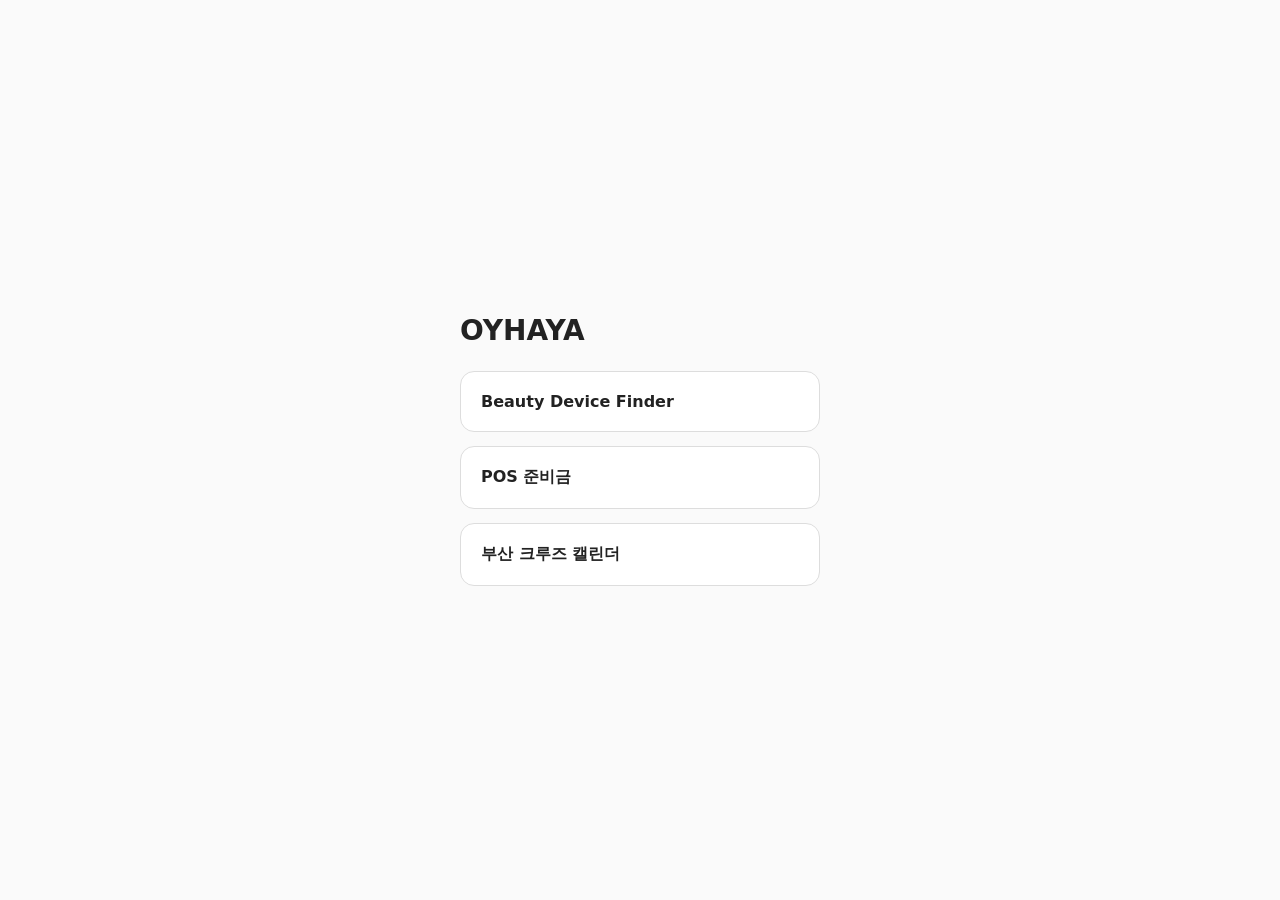
<file: index.html>
<!doctype html>
<html lang="ko">
<head>
  <meta charset="utf-8">
  <meta name="viewport" content="width=device-width,initial-scale=1">
  <title>OYHAYA</title>
  <style>
    *{box-sizing:border-box}
    body{margin:0;min-height:100vh;display:grid;place-items:center;padding:24px;background:#fafafa;color:#222;font-family:system-ui,sans-serif}
    main{width:100%;max-width:360px}
    h1{margin:0 0 24px;font-size:28px}
    nav{display:grid;gap:14px}
    a{display:block;padding:20px;border:1px solid #ddd;border-radius:14px;background:#fff;color:inherit;text-decoration:none;font-weight:650}
    a:focus-visible{outline:3px solid #777;outline-offset:3px}
  </style>
</head>
<body>
  <main>
    <h1>OYHAYA</h1>
    <nav aria-label="사이트 선택">
      <a href="./beauty-device/">Beauty Device Finder</a>
      <a href="./pos/">POS 준비금</a>
      <a href="./cruise/">부산 크루즈 캘린더</a>
    </nav>
  </main>
  <script>
    // Request an update of an existing root worker; never register a new one.
    if('serviceWorker' in navigator){
      const rootScope=new URL('./',location.href).href;
      navigator.serviceWorker.getRegistrations().then(registrations=>
        Promise.all(registrations.filter(registration=>registration.scope===rootScope)
          .map(registration=>registration.update().catch(()=>{})))
      ).catch(()=>{});
    }
  </script>
</body>
</html>
</file>
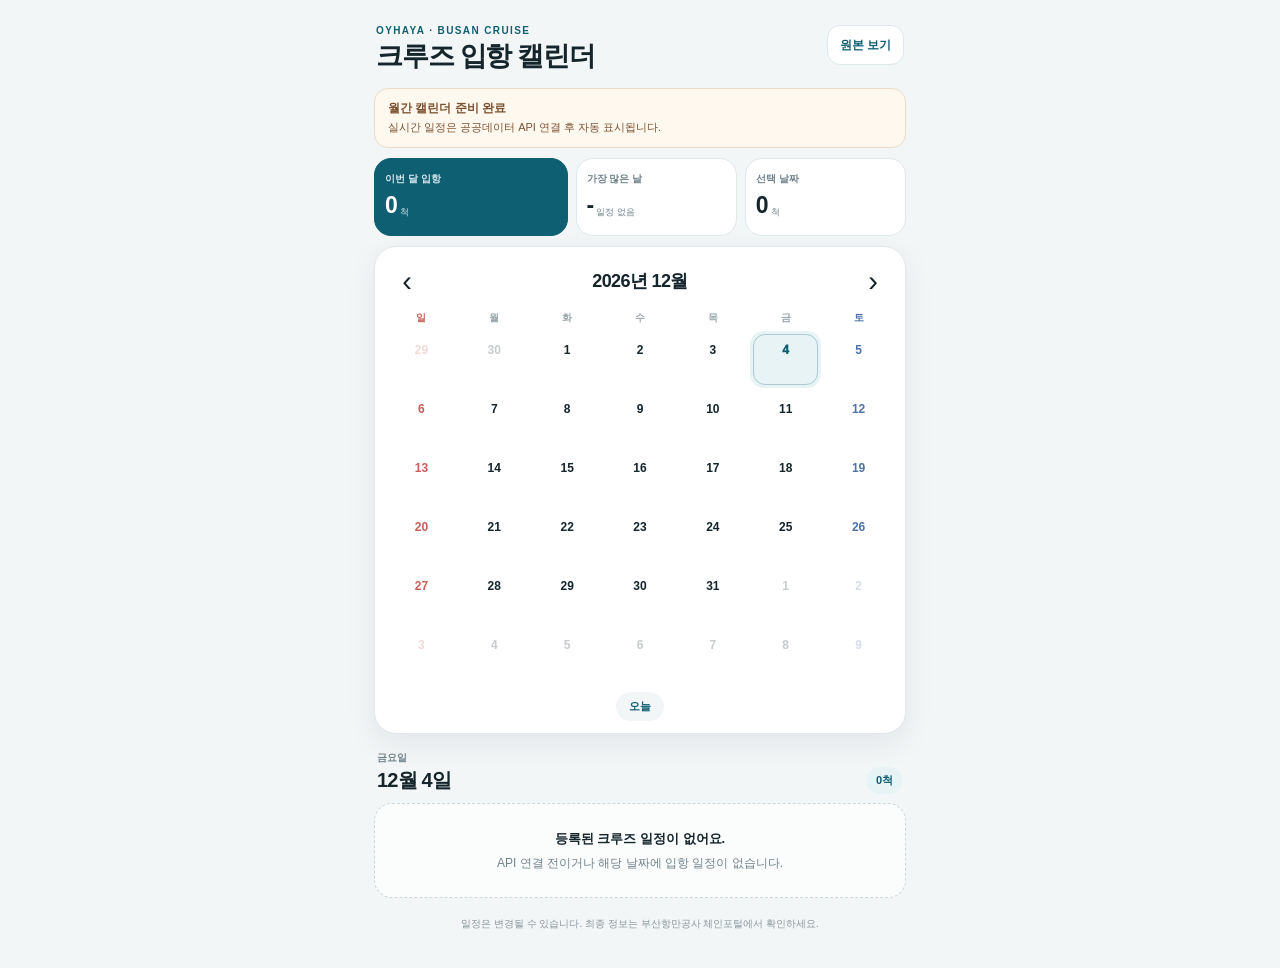
<file: cruise/index.html>
<!doctype html>
<html lang="ko">
<head>
  <meta charset="utf-8">
  <meta name="viewport" content="width=device-width,initial-scale=1,viewport-fit=cover">
  <meta name="theme-color" content="#0f5f73">
  <meta name="apple-mobile-web-app-capable" content="yes">
  <meta name="apple-mobile-web-app-status-bar-style" content="default">
  <title>부산 크루즈 캘린더 | OYHAYA</title>
  <link rel="stylesheet" href="./styles.css">
</head>
<body>
  <main class="wrap">
    <header class="topbar">
      <div>
        <p class="eyebrow">OYHAYA · BUSAN CRUISE</p>
        <h1>크루즈 입항 캘린더</h1>
      </div>
      <a class="source-link" href="https://www.chainportal.co.kr/nexacro/index.html?screenid=screen_main&params=cruise:0" target="_blank" rel="noopener">원본 보기</a>
    </header>

    <section class="status-card" id="statusCard">
      <strong>월간 캘린더 준비 완료</strong>
      <span>실시간 일정은 공공데이터 API 연결 후 자동 표시됩니다.</span>
    </section>

    <section class="stats" aria-label="월간 요약">
      <article class="stat primary">
        <span>이번 달 입항</span>
        <div><strong id="monthCount">0</strong><small>척</small></div>
      </article>
      <article class="stat">
        <span>가장 많은 날</span>
        <div><strong id="busiestDay">-</strong><small id="busiestCount">일정 없음</small></div>
      </article>
      <article class="stat">
        <span>선택 날짜</span>
        <div><strong id="selectedCount">0</strong><small>척</small></div>
      </article>
    </section>

    <section class="calendar-card">
      <div class="calendar-nav">
        <button id="prevMonth" class="nav-btn" type="button" aria-label="이전 달">‹</button>
        <button id="monthTitle" class="month-title" type="button" aria-label="이번 달로 이동"></button>
        <button id="nextMonth" class="nav-btn" type="button" aria-label="다음 달">›</button>
      </div>

      <div class="weekdays" aria-hidden="true">
        <span class="sun">일</span><span>월</span><span>화</span><span>수</span><span>목</span><span>금</span><span class="sat">토</span>
      </div>
      <div id="calendarGrid" class="calendar-grid"></div>
      <button id="todayBtn" class="today-btn" type="button">오늘</button>
    </section>

    <section class="day-detail" aria-live="polite">
      <div class="detail-head">
        <div>
          <p id="selectedWeekday" class="detail-kicker">선택한 날짜</p>
          <h2 id="selectedDate">-</h2>
        </div>
        <span id="selectedPill" class="count-pill">0척</span>
      </div>
      <div id="eventList" class="event-list"></div>
    </section>

    <footer>
      일정은 변경될 수 있습니다. 최종 정보는 부산항만공사 체인포털에서 확인하세요.
    </footer>
  </main>
  <script src="./app.js"></script>
</body>
</html>
</file>
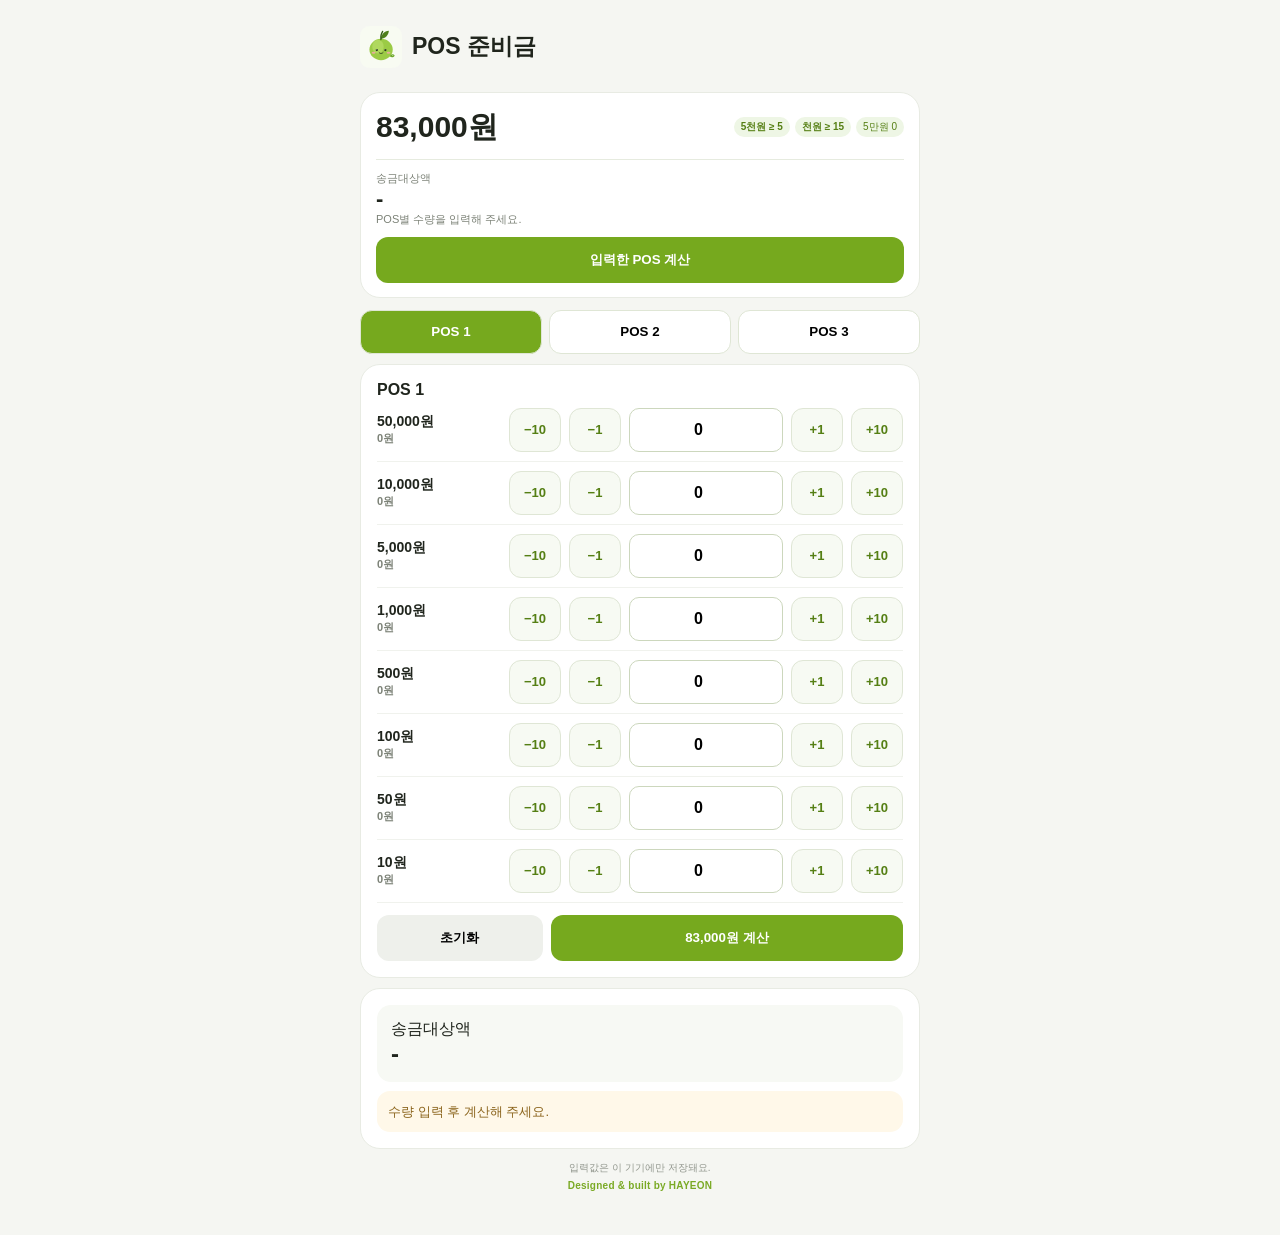
<file: pos/index.html>
<!doctype html><html lang="ko"><head><meta charset="utf-8"><meta name="viewport" content="width=device-width,initial-scale=1,viewport-fit=cover"><meta name="theme-color" content="#7AAA25"><meta name="apple-mobile-web-app-capable" content="yes"><title>POS 준비금</title><link rel="manifest" href="./manifest.webmanifest"><link rel="icon" href="./icon.svg"><style>body{margin:0;font-family:-apple-system,BlinkMacSystemFont,"Segoe UI","Noto Sans KR",sans-serif;background:#f5f6f2;color:#20251d}.app{max-width:560px;margin:auto;padding:16px 12px 44px}.header{display:flex;align-items:center;gap:10px}.logo{width:42px}.card{background:#fff;border:1px solid #e8ebe3;border-radius:20px;padding:16px;margin-top:10px}.heroTop,.result{display:flex;justify-content:space-between;gap:10px}.target{font-size:30px;font-weight:850}.rules{font-size:11px;text-align:right}.divider{height:1px;background:#e6ebdf;margin:12px 0}.grand{font-size:23px;font-weight:850}.muted,.saved,.amount{font-size:11px;color:#7c8277}.tabs{display:grid;grid-template-columns:repeat(3,1fr);gap:7px;margin-top:12px}.tab,.reset,.calc,.all,.finish,.step button{border:0;border-radius:12px;font-weight:800}.tab{height:44px;background:#fff;border:1px solid #dfe6d5}.tab.active,.calc,.all,.finish{background:#76a91e;color:#fff}.panel{display:none}.panel.active{display:block}.sectionTitle{font-weight:850}.row{display:grid;grid-template-columns:74px 1fr;align-items:center;padding:9px 0;border-bottom:1px solid #f0f2ed}.denom{font-size:14px;font-weight:800}.amount{display:block}.step{display:grid;grid-template-columns:39px 39px 1fr 39px 39px;gap:4px}.step button,.step input{height:39px}.step button{background:#f7faf3;color:#557f14;border:1px solid #dfe6d5}.step input{min-width:0;width:100%;border:1px solid #ccd7bd;border-radius:10px;text-align:center;font-weight:800;font-size:16px}.actions{display:grid;grid-template-columns:.8fr 1.7fr;gap:8px;margin-top:12px}.reset,.calc,.all,.finish{height:46px}.reset{background:#eef0eb}.all,.finish{width:100%;margin-top:10px}.metrics{display:grid;grid-template-columns:1fr 1fr;gap:8px;margin-top:10px}.metric{background:#f7f9f4;border-radius:14px;padding:12px}.metric b{display:block;font-size:19px}.quick,.notice,.verify{padding:11px;border-radius:13px;margin-top:9px;font-size:13px;line-height:1.5}.quick{background:#f4faec}.warn{background:#fff8e9;color:#8b641c}.bad{background:#fff1f1;color:#a13c3c}.ok{background:#eef8f1;color:#267047}.verify{background:#f7fbf4}.verifyGrid{display:grid;grid-template-columns:1fr 1fr;gap:5px;margin-top:6px}.check{background:#fff;border-radius:9px;padding:7px}.details{margin-top:8px}.result{padding:8px 0;border-bottom:1px solid #f0f2ed;font-size:13px}.right{text-align:right}.summary,.finish{display:none}.summary.show,.finish.show{display:block}.foot{text-align:center;font-size:10px;color:#92978e;margin-top:12px}.signature{margin-top:5px;font-size:10px;font-weight:700;letter-spacing:.25px;color:#7aaa25}@media(max-width:390px){.row{grid-template-columns:67px 1fr}.step{grid-template-columns:36px 36px 1fr 36px 36px}.metrics,.verifyGrid{grid-template-columns:1fr}}</style></head><body><div class="app"><header class="header"><img class="logo" src="./icon.svg"><div><h1>POS 준비금</h1><div class="muted">빠르고 정확한 마감 계산</div><div class="saved" id="saved">입력값 자동 저장</div></div></header><section class="card hero"><div class="heroTop"><div><div class="muted">POS 1대 목표</div><div class="target">83,000원</div></div><div class="rules"><b>5천원권 5장 이상</b><br><b>천원권 15장 이상</b><br>5만원권은 남기지 않음</div></div><div class="divider"></div><div class="muted">3대 총 송금대상액</div><div class="grand" id="grand">-</div><div class="muted" id="grandStatus">POS별 수량을 입력해 주세요.</div><button class="all" id="all">POS 3대 한 번에 계산</button></section><section class="card summary" id="summary"><div class="sectionTitle">오늘 마감 요약</div><div id="summaryBody"></div><button class="finish" id="finish">오늘 마감 완료</button></section><nav class="tabs"><button class="tab active" data-tab="1">POS 1 <span id="b1"></span></button><button class="tab" data-tab="2">POS 2 <span id="b2"></span></button><button class="tab" data-tab="3">POS 3 <span id="b3"></span></button></nav><main id="panels"></main><div class="foot">입력값은 이 기기에만 저장돼요.<div class="signature">Designed &amp; built by HAYEON</div></div></div><script>const T=83000,MIN5=5,MIN1=15,D=[50000,10000,5000,1000,500,100,50,10],U=d=>d>=1000?'장':'개',F=n=>Number(n).toLocaleString('ko-KR')+'원',S='OYHAYA_POS_V4',state={},memo=new Map(),P=document.getElementById('panels');for(let p=1;p<=3;p++){P.insertAdjacentHTML('beforeend',`<section class="panel ${p===1?'active':''}" data-panel="${p}"><div class="card"><div class="sectionTitle">POS ${p} 보유 수량</div><div class="muted">권종별 현재 수량을 입력하세요.</div><div id="rows${p}"></div><div class="actions"><button class="reset" data-r="${p}">초기화</button><button class="calc" data-c="${p}">POS ${p} 계산하기</button></div></div><div class="card"><div class="sectionTitle">계산 결과</div><div class="metrics"><div class="metric"><span>현재 현금</span><b id="tot${p}">0원</b></div><div class="metric"><span>송금대상액</span><b id="send${p}">-</b></div></div><div id="quick${p}" class="quick" style="display:none"></div><div id="ex${p}" class="notice warn" style="display:none"></div><div id="coin${p}" class="notice warn" style="display:none"></div><div id="verify${p}" class="verify" style="display:none"></div><div id="st${p}" class="notice warn">수량 입력 후 계산해 주세요.</div><details id="detail${p}" class="details" style="display:none"><summary>권종별 상세보기</summary><div id="res${p}"></div></details></div></section>`);D.forEach(d=>document.getElementById('rows'+p).insertAdjacentHTML('beforeend',`<div class="row"><div class="denom">${d.toLocaleString()}원<span class="amount" id="a${p}_${d}">0원</span></div><div class="step"><button data-p="${p}" data-d="${d}" data-s="-10">−10</button><button data-p="${p}" data-d="${d}" data-s="-1">−1</button><input id="n${p}_${d}" type="number" min="0" value="0" inputmode="numeric"><button data-p="${p}" data-d="${d}" data-s="1">+1</button><button data-p="${p}" data-d="${d}" data-s="10">+10</button></div></div>`))}function v(id){const n=parseInt(document.getElementById(id)?.value||0,10);return Number.isFinite(n)&&n>0?n:0}function c(p){const o={};D.forEach(d=>o[d]=v(`n${p}_${d}`));return o}function total(p){const a=c(p);return D.reduce((s,d)=>s+a[d]*d,0)}function save(){const x={};for(let p=1;p<=3;p++)x[p]=c(p);localStorage.setItem(S,JSON.stringify(x));saved.textContent='자동 저장됨 ✓'}function load(){try{const x=JSON.parse(localStorage.getItem(S)||'{}');for(let p=1;p<=3;p++)D.forEach(d=>{if(x[p]?.[d]!=null)document.getElementById(`n${p}_${d}`).value=x[p][d]})}catch(e){}}function refresh(p){const a=c(p);let t=0;D.forEach(d=>{t+=a[d]*d;document.getElementById(`a${p}_${d}`).textContent=F(a[d]*d)});document.getElementById('tot'+p).textContent=F(t);document.getElementById('b'+p).textContent=state[p]?.ok?'✓':t?'•':''}function key(av){return[10000,5000,1000,500,100,50,10].map(d=>av[d]||0).join(',')}function core(av,target){const ds=[10000,5000,1000,500,100,50,10],cap=target/10;let dp=Array(cap+1).fill(null);dp[0]={s:0,c:Object.fromEntries(D.map(d=>[d,0]))};const score=d=>d<=500?1000000+(500-d):d===1000?1000:d===5000?80:d===10000?20:10;for(const d of ds){let n=Math.max(0,av[d]||0),k=1,b=[];while(n){const q=Math.min(k,n);b.push(q);n-=q;k*=2}for(const q of b){const w=d*q/10;if(w>cap)continue;for(let z=cap;z>=w;z--){const x=dp[z-w];if(!x)continue;const ns=x.s+score(d)*q;if(!dp[z]||ns>dp[z].s){const cc={...x.c};cc[d]+=q;dp[z]={s:ns,c:cc}}}}}return dp[cap]?.c||null}function reserve(av){const safe={...av,50000:0},k0=key(safe);if(memo.has(k0))return memo.get(k0);if((safe[5000]||0)<MIN5||(safe[1000]||0)<MIN1){memo.set(k0,null);return null}const base=MIN5*5000+MIN1*1000,rest={...safe,5000:safe[5000]-MIN5,1000:safe[1000]-MIN1},k=core(rest,T-base);if(k){k[5000]+=MIN5;k[1000]+=MIN1}memo.set(k0,k||null);return k||null}function solve(a){memo.clear();let keep=reserve(a);if(keep)return{keep,e:{m50:0,m10:0,a5:0,a1:0}};const max50=Math.min(a[50000]||0,2),max10=Math.min(a[10000]||0,9);for(let changes=1;changes<=max50+max10;changes++)for(let m50=0;m50<=Math.min(max50,changes);m50++){const m10=changes-m50;if(m10<0||m10>max10)continue;for(let f=0;f<=2*m10;f++){const a5=m50*10+f,a1=m10*10-f*5,avail={...a};avail[50000]=0;avail[10000]-=m10;avail[5000]+=a5;avail[1000]+=a1;keep=reserve(avail);if(keep)return{keep,e:{m50,m10,a5,a1}}}}return null}function calc(p){const a=c(p),t=total(p),st=document.getElementById('st'+p),res=document.getElementById('res'+p),coin=document.getElementById('coin'+p),ex=document.getElementById('ex'+p),q=document.getElementById('quick'+p),verify=document.getElementById('verify'+p),detail=document.getElementById('detail'+p);res.innerHTML='';[coin,ex,q,verify,detail].forEach(x=>x.style.display='none');if(t<T){document.getElementById('send'+p).textContent='-';st.className='notice bad';st.textContent=`현금이 ${F(T-t)} 부족해요.`;state[p]={ok:false};refresh(p);return state[p]}const s=solve(a);if(!s){document.getElementById('send'+p).textContent='-';st.className='notice bad';st.innerHTML='<b>준비금 조건을 맞출 수 없어요.</b><br>5천원권 5장·천원권 15장을 남길 수 있도록 환전이 필요해요.';state[p]={ok:false};refresh(p);return state[p]}const keep=s.keep,e=s.e,send=t-T,tasks=[],exs=[];document.getElementById('send'+p).textContent=F(send);D.forEach(d=>{let avail=a[d];if(d===50000)avail-=e.m50;if(d===10000)avail-=e.m10;if(d===5000)avail+=e.a5;if(d===1000)avail+=e.a1;const out=Math.max(0,avail-(keep[d]||0));let det=`송금 ${out}${U(d)}`;if(d===50000&&e.m50)det=`송금 ${out}장 · 환전 ${e.m50}장`;if(d===10000&&e.m10)det=`송금 ${out}장 · 환전 ${e.m10}장`;if(out>0)tasks.push(`${d.toLocaleString()}원 ${out}${U(d)} 송금`);res.insertAdjacentHTML('beforeend',`<div class="result"><span><b>${d.toLocaleString()}원</b><br><span class="muted">보유 ${a[d]}${U(d)}</span></span><span class="right"><b>남김 ${keep[d]||0}${U(d)}</b><br><span class="muted">${det}</span></span></div>`)});if(e.m50){exs.push(`50,000원 ${e.m50}장 → 5,000원 ${e.m50*10}장`);tasks.unshift(`5만원권 ${e.m50}장 환전`)}if(e.m10){const f=e.a5-e.m50*10,z=[];if(f)z.push(`5,000원 ${f}장`);if(e.a1)z.push(`1,000원 ${e.a1}장`);exs.push(`10,000원 ${e.m10}장 → ${z.join(' + ')}`);tasks.unshift(`만원권 ${e.m10}장 환전`)}if(exs.length){ex.style.display='block';ex.innerHTML='<b>환전 필요</b><br>'+exs.join('<br>')}const coins=[{d:500,b:40},{d:100,b:50},{d:50,b:50},{d:10,b:50}].filter(x=>(keep[x.d]||0)<=10).map(x=>({...x,r:keep[x.d]||0}));if(coins.length){coin.style.display='block';coin.innerHTML='<b>동전 환전 필요</b><br>'+coins.map(x=>`${x.d}원 ${x.r}개 → ${x.b}개 1묶음 환전`).join('<br>');coins.forEach(x=>tasks.push(`${x.d}원 ${x.b}개 1묶음 환전`))}q.style.display='block';q.innerHTML='<div class="quickTitle">지금 할 일</div><ul>'+(tasks.length?tasks.map(x=>`<li>${x}</li>`).join(''):'<li>별도 환전 없이 준비금만 남기면 돼요.</li>')+'</ul>';verify.style.display='block';verify.innerHTML=`<b>준비금 검산 ✓</b><div class="verifyGrid"><div class="check">83,000원 <b>✓</b></div><div class="check">5천원권 ${keep[5000]}장 <b>✓</b></div><div class="check">천원권 ${keep[1000]}장 <b>✓</b></div><div class="check">동전 ${coins.length?'환전 필요':'충분 ✓'}</div></div>`;detail.style.display='block';st.className='notice ok';st.innerHTML=`<b>POS ${p} 준비 완료 ✓</b> · 송금 ${F(send)}`;state[p]={ok:true,send,total:t,ex:exs.length,coins:coins.length};refresh(p);return state[p]}function clearPos(p){D.forEach(d=>document.getElementById(`n${p}_${d}`).value=0);state[p]=null;document.getElementById('send'+p).textContent='-';document.getElementById('res'+p).innerHTML='';['quick','coin','ex','verify','detail'].forEach(x=>document.getElementById(x+p).style.display='none');const st=document.getElementById('st'+p);st.className='notice warn';st.textContent='수량 입력 후 계산해 주세요.';refresh(p)}document.querySelectorAll('.step button').forEach(b=>b.onclick=()=>{const p=+b.dataset.p,i=document.getElementById(`n${p}_${b.dataset.d}`);i.value=Math.max(0,v(i.id)+ +b.dataset.s);state[p]=null;refresh(p);save()});document.querySelectorAll('input').forEach(i=>i.oninput=()=>{const p=+i.id.split('_')[0].slice(1);state[p]=null;refresh(p);save()});document.querySelectorAll('.tab').forEach(b=>b.onclick=()=>{document.querySelectorAll('.tab').forEach(x=>x.classList.toggle('active',x===b));document.querySelectorAll('.panel').forEach(x=>x.classList.toggle('active',x.dataset.panel===b.dataset.tab))});document.querySelectorAll('[data-c]').forEach(b=>b.onclick=()=>calc(+b.dataset.c));document.querySelectorAll('[data-r]').forEach(b=>b.onclick=()=>{const p=+b.dataset.r;if(confirm(`POS ${p} 입력값을 초기화할까요?`)){clearPos(p);save()}});document.getElementById('all').onclick=()=>{const r=[1,2,3].map(calc);if(r.every(x=>x.ok)){const sum=r.reduce((s,x)=>s+x.send,0);grand.textContent=F(sum);grandStatus.textContent=`3대 현금 ${F(r.reduce((s,x)=>s+x.total,0))} · 준비금 249,000원`;summary.classList.add('show');summaryBody.innerHTML=`<div class="metrics"><div class="metric"><span>총 송금대상액</span><b>${F(sum)}</b></div><div class="metric"><span>총 준비금</span><b>249,000원</b></div></div>`+r.map((x,i)=>`<div class="result"><b>POS ${i+1}</b><span class="right">송금 <b>${F(x.send)}</b>${x.ex?`<br><span class="muted">지폐환전 ${x.ex}건</span>`:''}${x.coins?`<br><span class="muted">동전환전 ${x.coins}건</span>`:''}</span></div>`).join('');finish.classList.add('show')}else{grand.textContent='계산 불가';grandStatus.textContent='조건을 맞출 수 없는 POS가 있어요.';summary.classList.remove('show');finish.classList.remove('show')}};finish.onclick=()=>{if(!confirm('오늘 마감을 완료하고 POS 3대 입력값을 모두 초기화할까요?'))return;for(let p=1;p<=3;p++)clearPos(p);localStorage.removeItem(S);grand.textContent='-';grandStatus.textContent='POS별 수량을 입력해 주세요.';summary.classList.remove('show');finish.classList.remove('show');saved.textContent='마감 완료 · 입력값 초기화됨 ✓';alert('오늘 마감 완료! 수고했어요 💚')};load();for(let p=1;p<=3;p++)refresh(p);if('serviceWorker'in navigator)addEventListener('load',()=>navigator.serviceWorker.register('./sw.js').catch(()=>{}));</script><script src="./exchange-check.js?v=54"></script><script src="./ui-cleanup.js?v=54"></script><script src="./partial-pos.js?v=54"></script><script src="./solver-v34.js?v=54"></script><script src="./input-ux.js?v=54"></script></body></html>
</file>
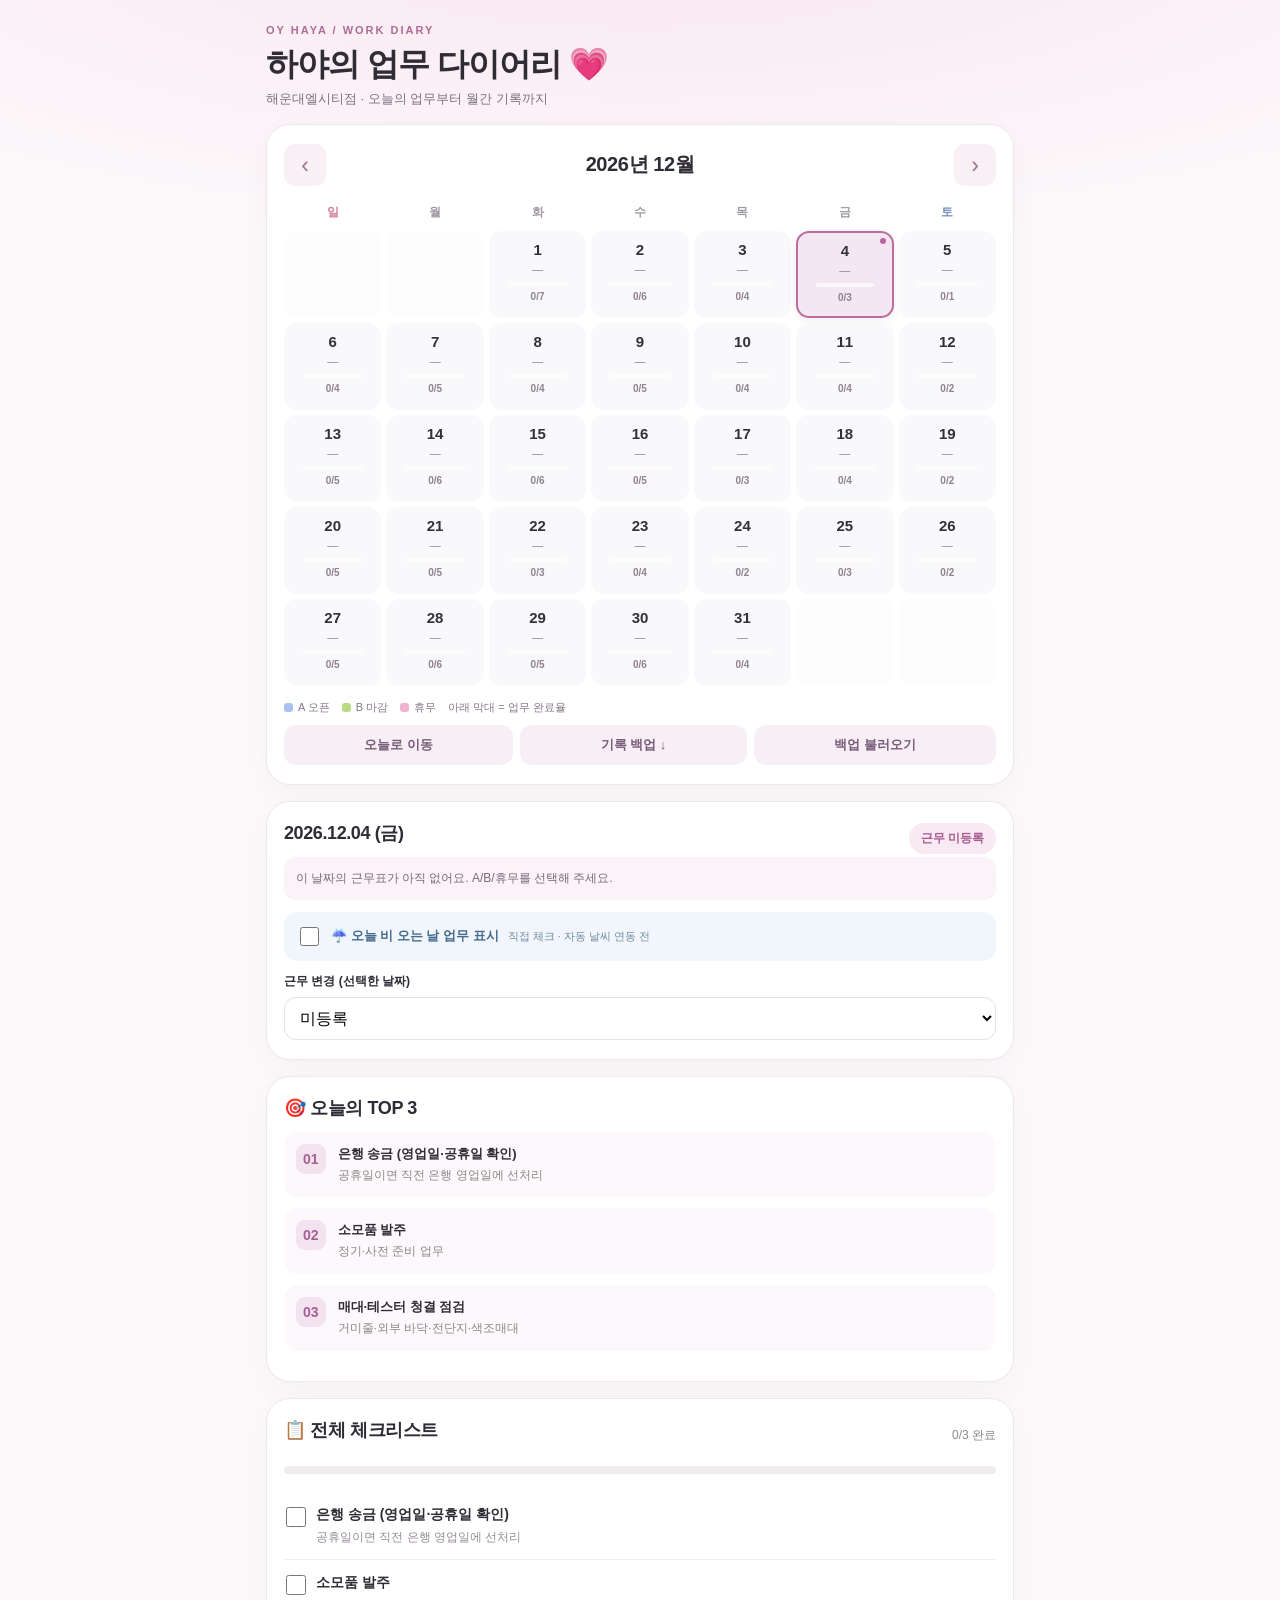
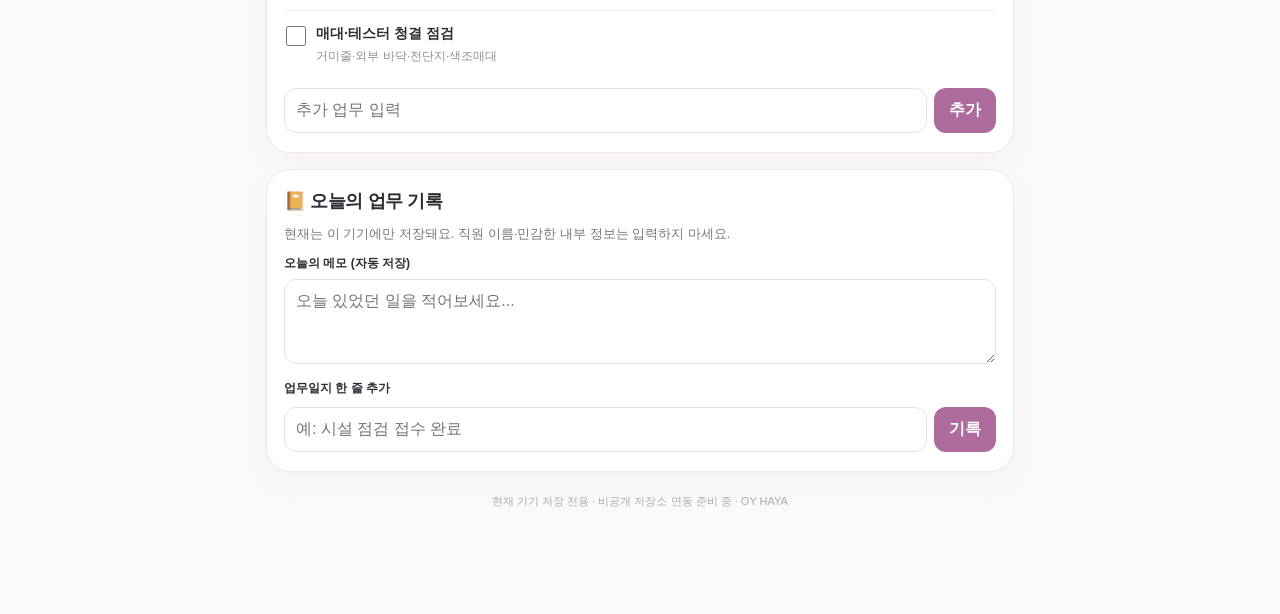
<file: work-diary/index.html>
<!doctype html><html lang="ko"><head><meta charset="utf-8"><meta name="viewport" content="width=device-width,initial-scale=1,viewport-fit=cover"><title>OY HAYA · 업무 다이어리</title><style>
:root{font-family:-apple-system,BlinkMacSystemFont,"Pretendard","Segoe UI",sans-serif;color:#272634;background:#faf8fb}*{box-sizing:border-box}body{margin:0}main{max-width:780px;margin:auto;padding:24px 16px 100px}.eyebrow{font-size:12px;color:#9b7397;font-weight:750;letter-spacing:1.5px}h1{font-size:27px;margin:8px 0 4px}p{margin:0;color:#7a7380;font-size:13px}.panel{background:white;border:1px solid #eee6ee;border-radius:22px;padding:18px;margin-top:16px;box-shadow:0 5px 25px #49344708}.head{display:flex;align-items:center;justify-content:space-between;gap:10px}button{cursor:pointer;font:inherit}button.nav{border:0;background:#f6f0f7;border-radius:11px;padding:8px 12px;color:#55435b}.week,.calendar{display:grid;grid-template-columns:repeat(7,minmax(0,1fr));gap:5px}.week{margin:20px 0 8px;text-align:center;font-size:12px;color:#aaa}.day{min-height:65px;border:1px solid transparent;background:#faf8fb;border-radius:12px;padding:8px 2px;text-align:center;color:#34303a;position:relative}.day.muted{opacity:.25}.day.selected{background:#f5e7f2;border-color:#d89fc9}.day.today:after{content:"";width:5px;height:5px;background:#ca83b5;position:absolute;top:5px;right:6px;border-radius:50%}.day b{display:block;font-size:14px}.day small{display:block;font-size:10px;margin-top:5px;color:#8b818f}.day .off{color:#ae9bb3}.section-title{font-size:17px;margin:0 0 12px}.pill{display:inline-block;padding:5px 10px;border-radius:30px;background:#f5e9f1;color:#a65c91;font-size:12px;font-weight:700}.meta{font-size:12px;color:#888}.progress{height:7px;border-radius:10px;background:#f0ebef;overflow:hidden;margin:12px 0 18px}.progress span{display:block;height:100%;background:#ca88b7;transition:width .2s}.task{display:flex;gap:10px;align-items:flex-start;padding:11px 0;border-bottom:1px solid #f2edf2}.task:last-child{border:0}.task input{accent-color:#bf80b1;width:18px;height:18px;flex-shrink:0;margin:2px 0}.task strong{font-size:14px;font-weight:600}.task .sub{font-size:11px;color:#948c96;margin-top:4px}.task.done strong{text-decoration:line-through;color:#9b949b}.rank{display:flex;gap:12px;margin:11px 0}.rank em{font-style:normal;font-size:18px;color:#b874a7;font-weight:800}.rank span{font-size:13px}textarea,input[type=text],select{font:inherit;border:1px solid #e8dfe9;border-radius:12px;padding:11px;width:100%;background:#fff}textarea{min-height:85px;resize:vertical}label.small{display:block;font-size:12px;font-weight:700;margin:12px 0 7px}.primary{border:0;border-radius:12px;background:#a9689d;color:white;padding:12px 15px;font-weight:700}.muted-btn{border:0;border-radius:12px;background:#f3edf4;color:#775d77;padding:11px}.actions{display:flex;gap:8px;margin-top:10px;flex-wrap:wrap}.entry{border-bottom:1px solid #eee;padding:10px 0;font-size:13px}.entry:last-child{border:0}.entry button{float:right;border:0;background:none;color:#b26a9c}.notice{font-size:12px;line-height:1.6;color:#7f7380;background:#f8f1f7;padding:12px;border-radius:12px}.footer{margin-top:22px;text-align:center;color:#aaa;font-size:11px}@media(min-width:600px){.day{min-height:82px}}

/* OY HAYA diary visual refresh */
:root{color:#302c35;background:#fcf9fb}
body{background:radial-gradient(ellipse 85% 340px at 50% -90px,#f9e5f0 0%,transparent 100%),#fcf9fb}
main{padding:calc(24px + env(safe-area-inset-top,0px)) 16px 105px}
.eyebrow{color:#ac6c98;font-size:11px;letter-spacing:2px}
h1{font-size:clamp(25px,6vw,32px);letter-spacing:-1px;line-height:1.3}
.panel{border:1px solid #f0e6ee;border-radius:24px;padding:19px 17px;box-shadow:0 10px 28px rgba(101,64,89,.045)}
.head h2{letter-spacing:-.4px}
button.nav{width:42px;height:42px;font-size:23px;background:#f9f0f6;color:#a56d97}
.week,.calendar{gap:5px}
.week{margin:18px 0 10px;font-weight:700;color:#a09aa4}
.week span:first-child{color:#d57e95}
.week span:last-child{color:#7990c2}
.day{min-height:70px;border-radius:13px;background:#f9f8fa;border:1.5px solid transparent;display:flex;flex-direction:column;align-items:center;justify-content:flex-start;gap:5px;padding:9px 1px 5px;transition:transform .12s}
.day:active{transform:scale(.96)}
.day b{font-size:15px}
.day small{margin:0;font-size:11px;line-height:1.2}
.day .completion{font-size:10px;font-weight:650;color:#8e8390}
.day.shift-a{background:#eaf0ff}.day.shift-a .shift-label{color:#5c79b8;font-weight:800}
.day.shift-b{background:#eef8dc}.day.shift-b .shift-label{color:#688c36;font-weight:800}
.day.shift-off{background:#fff0f6}.day.shift-off .shift-label{color:#c079a2;font-weight:700}
.day.selected{border:2px solid #b96e9f;box-shadow:0 2px 8px #bd8baa30}
.day.today:after{background:#b8689d;width:6px;height:6px}
.day .mini-progress{width:64%;height:4px;background:#ffffffaa;border-radius:99px;overflow:hidden;margin-top:1px}
.day .mini-progress i{display:block;height:100%;background:#b46b9b;border-radius:99px}
.calendar-legend{display:flex;gap:12px;flex-wrap:wrap;align-items:center;margin:14px 0 2px;color:#857986;font-size:11px}
.calendar-legend span{display:inline-flex;align-items:center;gap:5px}
.calendar-legend i{width:9px;height:9px;border-radius:3px;display:inline-block}
.legend-a{background:#a9c2f3}.legend-b{background:#b8db83}.legend-off{background:#efb2d0}
.section-title{font-size:18px;letter-spacing:-.4px}
.pill{padding:7px 12px;background:#f9e9f3}
.notice{background:#faf3f8;color:#7c6879}
.rank{background:#fcf8fb;padding:12px;border-radius:14px;align-items:flex-start}
.rank em{font-size:14px;background:#f2e3ee;border-radius:9px;padding:7px;color:#a65f92}
.rank span{line-height:1.6}
.task{padding:13px 2px}
.task input{width:20px;height:20px}
.task strong{font-size:14px}
.task .sub{font-size:12px;line-height:1.5}
.progress{height:8px}
.primary{background:#ae6b9d}
.muted-btn{background:#f8eef5;font-size:13px;font-weight:650}
.actions{gap:7px}
.actions .muted-btn{flex-grow:1;text-align:center}
textarea:focus,input:focus,select:focus{outline:2px solid #d7a6c9;outline-offset:1px}
@media(max-width:370px){.panel{padding:15px 12px}.calendar,.week{gap:3px}.day{min-height:65px}.day b{font-size:13px}.day small{font-size:10px}}
@media(min-width:600px){.day{min-height:87px}}
.rain-control{display:flex;align-items:center;gap:9px;background:#f0f6fc;color:#466b8d;border-radius:13px;padding:12px;margin:12px 0 5px;font-size:13px;font-weight:700;flex-wrap:wrap}.rain-control input{accent-color:#6b9ec5;width:19px;height:19px}.rain-control small{font-weight:400;color:#71899c;font-size:11px}</style></head><body><main><div class="eyebrow">OY HAYA / WORK DIARY</div><h1>하야의 업무 다이어리 💗</h1><p>해운대엘시티점 · 오늘의 업무부터 월간 기록까지</p>
<section class="panel"><div class="head"><button class="nav" id="prev">‹</button><h2 id="month" style="margin:0;font-size:20px"></h2><button class="nav" id="next">›</button></div><div class="week"><span>일</span><span>월</span><span>화</span><span>수</span><span>목</span><span>금</span><span>토</span></div><div class="calendar" id="calendar"></div><div class="calendar-legend"><span><i class="legend-a"></i>A 오픈</span><span><i class="legend-b"></i>B 마감</span><span><i class="legend-off"></i>휴무</span><span>아래 막대 = 업무 완료율</span></div><div class="actions"><button class="muted-btn" id="today">오늘로 이동</button><button class="muted-btn" id="export">기록 백업 ↓</button><label class="muted-btn" style="cursor:pointer">백업 불러오기 <input id="import" type="file" accept=".json,application/json" hidden></label></div></section>
<section class="panel"><div class="head"><h2 id="date-title" class="section-title"></h2><span id="shift" class="pill"></span></div><div class="notice" id="shift-note"></div><label class="rain-control"><input id="rain-input" type="checkbox"> ☔ 오늘 비 오는 날 업무 표시 <small>직접 체크 · 자동 날씨 연동 전</small></label><label class="small" for="shift-input">근무 변경 (선택한 날짜)</label><select id="shift-input"><option value="">미등록</option><option value="A">A · 오픈 09:30~18:30</option><option value="B">B · 마감 13:30~22:30</option><option value="OFF">휴무</option></select></section>
<section class="panel"><h2 class="section-title">🎯 오늘의 TOP 3</h2><div id="top"></div></section>
<section class="panel"><div class="head"><h2 class="section-title">📋 전체 체크리스트</h2><span id="count" class="meta"></span></div><div class="progress"><span id="bar"></span></div><div id="tasks"></div><div class="actions"><input type="text" id="newtask" placeholder="추가 업무 입력" aria-label="추가 업무" style="flex:1;min-width:150px"><button class="primary" id="add">추가</button></div></section>
<section class="panel"><h2 class="section-title">📔 오늘의 업무 기록</h2><p>현재는 이 기기에만 저장돼요. 직원 이름·민감한 내부 정보는 입력하지 마세요.</p><label class="small" for="memo">오늘의 메모 (자동 저장)</label><textarea id="memo" placeholder="오늘 있었던 일을 적어보세요..."></textarea><label class="small" for="entry">업무일지 한 줄 추가</label><div class="actions"><input type="text" id="entry" placeholder="예: 시설 점검 접수 완료" style="flex:1;min-width:160px"><button class="primary" id="addentry">기록</button></div><div id="entries"></div></section>
<div class="footer">현재 기기 저장 전용 · 비공개 저장소 연동 준비 중 · OY HAYA</div></main><script>
(function(){
const KEY="oyhaya.workdiary.v1",today=new Date(),pad=n=>String(n).padStart(2,"0"),dateKey=d=>d.getFullYear()+"-"+pad(d.getMonth()+1)+"-"+pad(d.getDate()),parse=k=>{let [y,m,d]=k.split("-").map(Number);return new Date(y,m-1,d)},monthEnd=(y,m)=>new Date(y,m,0).getDate(),esc=s=>String(s).replace(/[&<>"']/g,c=>({"&":"&amp;","<":"&lt;",">":"&gt;",'"':"&quot;","'":"&#39;"}[c])),id=(a,b)=>a+"|"+b;
const shifts={A:[5,6,12,16,26,30],B:[1,2,7,9,10,13,14,17,18,19,21,22,27,28],OFF:[3,4,8,11,15,20,23,24,25,29]};
let state={shifts:{},done:{},extra:{},memos:{},entries:{},rain:{}};
try{const x=JSON.parse(localStorage.getItem(KEY));if(x&&typeof x==="object")state={...state,...x}}catch(e){}
let selected=dateKey(today),view=new Date(today.getFullYear(),today.getMonth(),1);
function save(){localStorage.setItem(KEY,JSON.stringify(state))}
function shiftFor(k){if(Object.prototype.hasOwnProperty.call(state.shifts,k))return state.shifts[k];let d=parse(k);if(d.getFullYear()===2026&&d.getMonth()===10){return Object.keys(shifts).find(s=>shifts[s].includes(d.getDate()))||""}return ""}
function add(arr,key,title,priority=2,detail=""){arr.push({key,title,priority,detail})}
function generate(k){let d=parse(k),w=d.getDay(),day=d.getDate(),end=monthEnd(d.getFullYear(),d.getMonth()+1),sh=shiftFor(k),off=sh==="OFF",arr=[];
if(!off){if(state.rain?.[k]===true){if(sh==="A")add(arr,"rain-open","☔ 비 오는 날: 오픈 시 간판불 켜기",1,"우천 시 오픈 담당 업무");if(sh==="B")add(arr,"rain-close","☔ 비 오는 날: 마감 시 간판불 자동 모드 전환",1,"우천 시 마감 담당 업무")}if(sh==="A")add(arr,"soc","09:30 오픈 SOC 체크",1,"오픈 직후");if(sh==="B")add(arr,"soc","22:20 마감 SOC 체크",1,"퇴근 10분 전");
if(w===1)add(arr,"safety","매장안전관리 올리브원 체크"+(sh!=="A"?" · 오픈 담당자 확인":""),1,"월요일 오픈 업무");
if(w===2)add(arr,"medical","의료기기 파일 점검"+(sh!=="A"?" · 오픈 담당자 확인":""),1,"화요일 오픈 업무");
if([1,3,5].includes(w)){add(arr,"bank","은행 송금 (영업일·공휴일 확인)",1,"공휴일이면 직전 은행 영업일에 선처리");add(arr,"supplies","소모품 발주",2)}
if(w===0){add(arr,"pog","POG 및 web POG 점검",2);add(arr,"recruit","크루 채용 등록 재점검",2)}
if([0,1,2,3,4].includes(w))add(arr,"slow","16:10 부진재고 매칭",1,"시간 지정 업무");
add(arr,"clean","매대·테스터 청결 점검",3,"거미줄·외부 바닥·전단지·색조매대");
}
if(day===1){add(arr,"clear-register","클리어런스 등록 확인",1);add(arr,"expiry-first","식품·비식품 유통기한 1~15일분 철수 및 워크북 기록",2)}
if(day>=1&&day<=3){add(arr,"o-first","익월 1~15일 O테스터 철수",day===3?0:2,day===3?"🚨 오늘 마감":"3일까지");add(arr,"t-all","익월 전체 T테스터 철수",day===3?0:2,day===3?"🚨 오늘 마감":"3일까지")}
if(day>=8&&day<=10)add(arr,"o-last","익월 16일~말일 O테스터 철수",day===10?0:2,day===10?"🚨 오늘 마감":"10일까지");
if(day>=10&&day<=15)add(arr,"waste","월폐기 일정·사유구분 확인 및 진행",day===15?0:2,"폐기 후 이후 일자 워크북에 '폐기 금지' 기재 · PB 테스터 반품 금지");
if(day===15)add(arr,"expiry-last","식품·비식품 유통기한 15일~말일분 철수 및 워크북 기록",1);
if(day>=15&&day<=20)add(arr,"fixtures","익월 집기안 작성",day===20?0:2,day===20?"🚨 오늘 마감":"20일까지");
if(day>=end-5)add(arr,"clear-prepare","익월 클리어런스 섹션별 분류·등록 준비",day===end?0:2,"익월 1일 등록");
if(day>=end-2)add(arr,"next-workbook","익월 일정 워크북 작성",day===end?0:2,day===end?"🚨 오늘 최종 확인":"월말까지");
if(day>=end-5&&d.getFullYear()===2026&&d.getMonth()===10)add(arr,"new-rota","12월 근무표 등록 요청",2);

return off?arr.filter(x=>["new-rota","clear-prepare","next-workbook","fixtures","waste","o-first","t-all","o-last","expiry-last","expiry-first","clear-register"].includes(x.key)).map(x=>({...x,title:x.title+" · 인계/진행 여부 확인"})):arr}
function render(){let d=parse(selected),sh=shiftFor(selected),arr=generate(selected).concat((state.extra[selected]||[]).map((t,i)=>({key:"custom-"+i,title:t,priority:2}))),done=state.done[selected]||{};
document.getElementById("month").textContent=view.getFullYear()+"년 "+(view.getMonth()+1)+"월";let first=new Date(view.getFullYear(),view.getMonth(),1).getDay(),total=monthEnd(view.getFullYear(),view.getMonth()+1),cells="";
for(let i=0;i<Math.ceil((first+total)/7)*7;i++){let n=i-first+1;if(n<1||n>total){cells+='<div class="day muted"></div>';continue}let k=dateKey(new Date(view.getFullYear(),view.getMonth(),n)),s=shiftFor(k),items=generate(k),count=items.filter(t=>state.done[k]?.[t.key]).length;cells+='<button class="day '+(s==="A"?"shift-a ":s==="B"?"shift-b ":s==="OFF"?"shift-off ":"")+(k===selected?"selected ":"")+(k===dateKey(today)?"today":"")+'" data-date="'+k+'" aria-label="'+k+' '+(s==="OFF"?"휴무":s||"근무 미등록")+'"><b>'+n+'</b><small class="shift-label">'+(s==="OFF"?"휴무":s||"—")+'</small>'+(items.length?'<div class="mini-progress"><i style="width:'+(count/items.length*100)+'%"></i></div><small class="completion">'+count+'/'+items.length+'</small>':"")+'</button>'}
document.getElementById("calendar").innerHTML=cells;document.querySelectorAll("[data-date]").forEach(b=>b.onclick=()=>{selected=b.dataset.date;render()});
document.getElementById("date-title").textContent=d.getFullYear()+"."+pad(d.getMonth()+1)+"."+pad(d.getDate())+" ("+"일월화수목금토"[d.getDay()]+")";
document.getElementById("shift").textContent=sh==="A"?"🌞 A 오픈":sh==="B"?"🌙 B 마감":sh==="OFF"?"🌿 휴무":"근무 미등록";
document.getElementById("shift-input").value=sh;document.getElementById("rain-input").checked=state.rain?.[selected]===true;
document.getElementById("shift-note").textContent=sh==="OFF"?"휴무일이에요. 현장 업무 대신 필요한 인계사항만 확인해요.":sh==="A"?"09:30~18:30 · SOC는 오픈 직후":sh==="B"?"13:30~22:30 · SOC는 22:20":"이 날짜의 근무표가 아직 없어요. A/B/휴무를 선택해 주세요.";
let sorted=arr.slice().sort((a,b)=>a.priority-b.priority);document.getElementById("top").innerHTML=sorted.slice(0,3).map((t,i)=>'<div class="rank"><em>'+pad(i+1)+'</em><span><b>'+esc(t.title)+'</b><br><small class="meta">'+esc(t.detail|| (t.priority===0?"오늘 최종 마감":t.priority===1?"시간·운영상 우선 확인":"정기·사전 준비 업무"))+'</small></span></div>').join("")||'<p>오늘 예정된 업무가 없어요.</p>';
let n=arr.filter(t=>done[t.key]).length;document.getElementById("count").textContent=n+"/"+arr.length+" 완료";document.getElementById("bar").style.width=(arr.length?100*n/arr.length:0)+"%";
document.getElementById("tasks").innerHTML=arr.map(t=>'<label class="task '+(done[t.key]?"done":"")+'"><input type="checkbox" data-task="'+esc(t.key)+'" '+(done[t.key]?"checked":"")+'><span><strong>'+esc(t.title)+'</strong>'+(t.detail?'<div class="sub">'+esc(t.detail)+'</div>':"")+'</span></label>').join("")||'<p>등록된 업무가 없어요. 아래에서 추가할 수 있어요.</p>';
document.querySelectorAll("[data-task]").forEach(c=>c.onchange=()=>{(state.done[selected]??={})[c.dataset.task]=c.checked;save();render()});
document.getElementById("memo").value=state.memos[selected]||"";
document.getElementById("entries").innerHTML=(state.entries[selected]||[]).map((e,i)=>'<div class="entry"><button data-remove="'+i+'" aria-label="기록 삭제">삭제</button>'+esc(e)+'</div>').join("");
document.querySelectorAll("[data-remove]").forEach(b=>b.onclick=()=>{state.entries[selected].splice(Number(b.dataset.remove),1);save();render()})}
document.getElementById("prev").onclick=()=>{view.setMonth(view.getMonth()-1);selected=dateKey(new Date(view.getFullYear(),view.getMonth(),1));render()};
document.getElementById("next").onclick=()=>{view.setMonth(view.getMonth()+1);selected=dateKey(new Date(view.getFullYear(),view.getMonth(),1));render()};
document.getElementById("today").onclick=()=>{selected=dateKey(today);view=new Date(today.getFullYear(),today.getMonth(),1);render()};
document.getElementById("rain-input").onchange=e=>{(state.rain??={})[selected]=e.target.checked;save();render()};document.getElementById("shift-input").onchange=e=>{state.shifts[selected]=e.target.value;save();render()};
document.getElementById("memo").oninput=e=>{state.memos[selected]=e.target.value;save()};
document.getElementById("add").onclick=()=>{let el=document.getElementById("newtask"),v=el.value.trim();if(!v)return;(state.extra[selected]??=[]).push(v);el.value="";save();render()};
document.getElementById("addentry").onclick=()=>{let el=document.getElementById("entry"),v=el.value.trim();if(!v)return;(state.entries[selected]??=[]).push(v);el.value="";save();render()};
document.getElementById("export").onclick=()=>{let b=new Blob([JSON.stringify({version:1,exportedAt:new Date().toISOString(),data:state},null,2)],{type:"application/json"}),u=URL.createObjectURL(b),a=document.createElement("a");a.href=u;a.download="OYHAYA-diary-"+dateKey(today)+".json";a.click();setTimeout(()=>URL.revokeObjectURL(u),1000)};
document.getElementById("import").onchange=async e=>{let f=e.target.files[0];if(!f)return;try{let obj=JSON.parse(await f.text()),v=obj.data;if(!v||typeof v!=="object"||!["shifts","done","extra","memos","entries"].every(k=>v[k]&&typeof v[k]==="object"))throw Error("형식 오류");if(!confirm("현재 기기 기록을 백업 파일 내용으로 교체할까요?"))return;state=v;save();render();alert("불러오기 완료")}catch(err){alert("올바른 업무 다이어리 백업 파일이 아니에요.")}e.target.value=""};

render();
})();
</script></body></html>
</file>
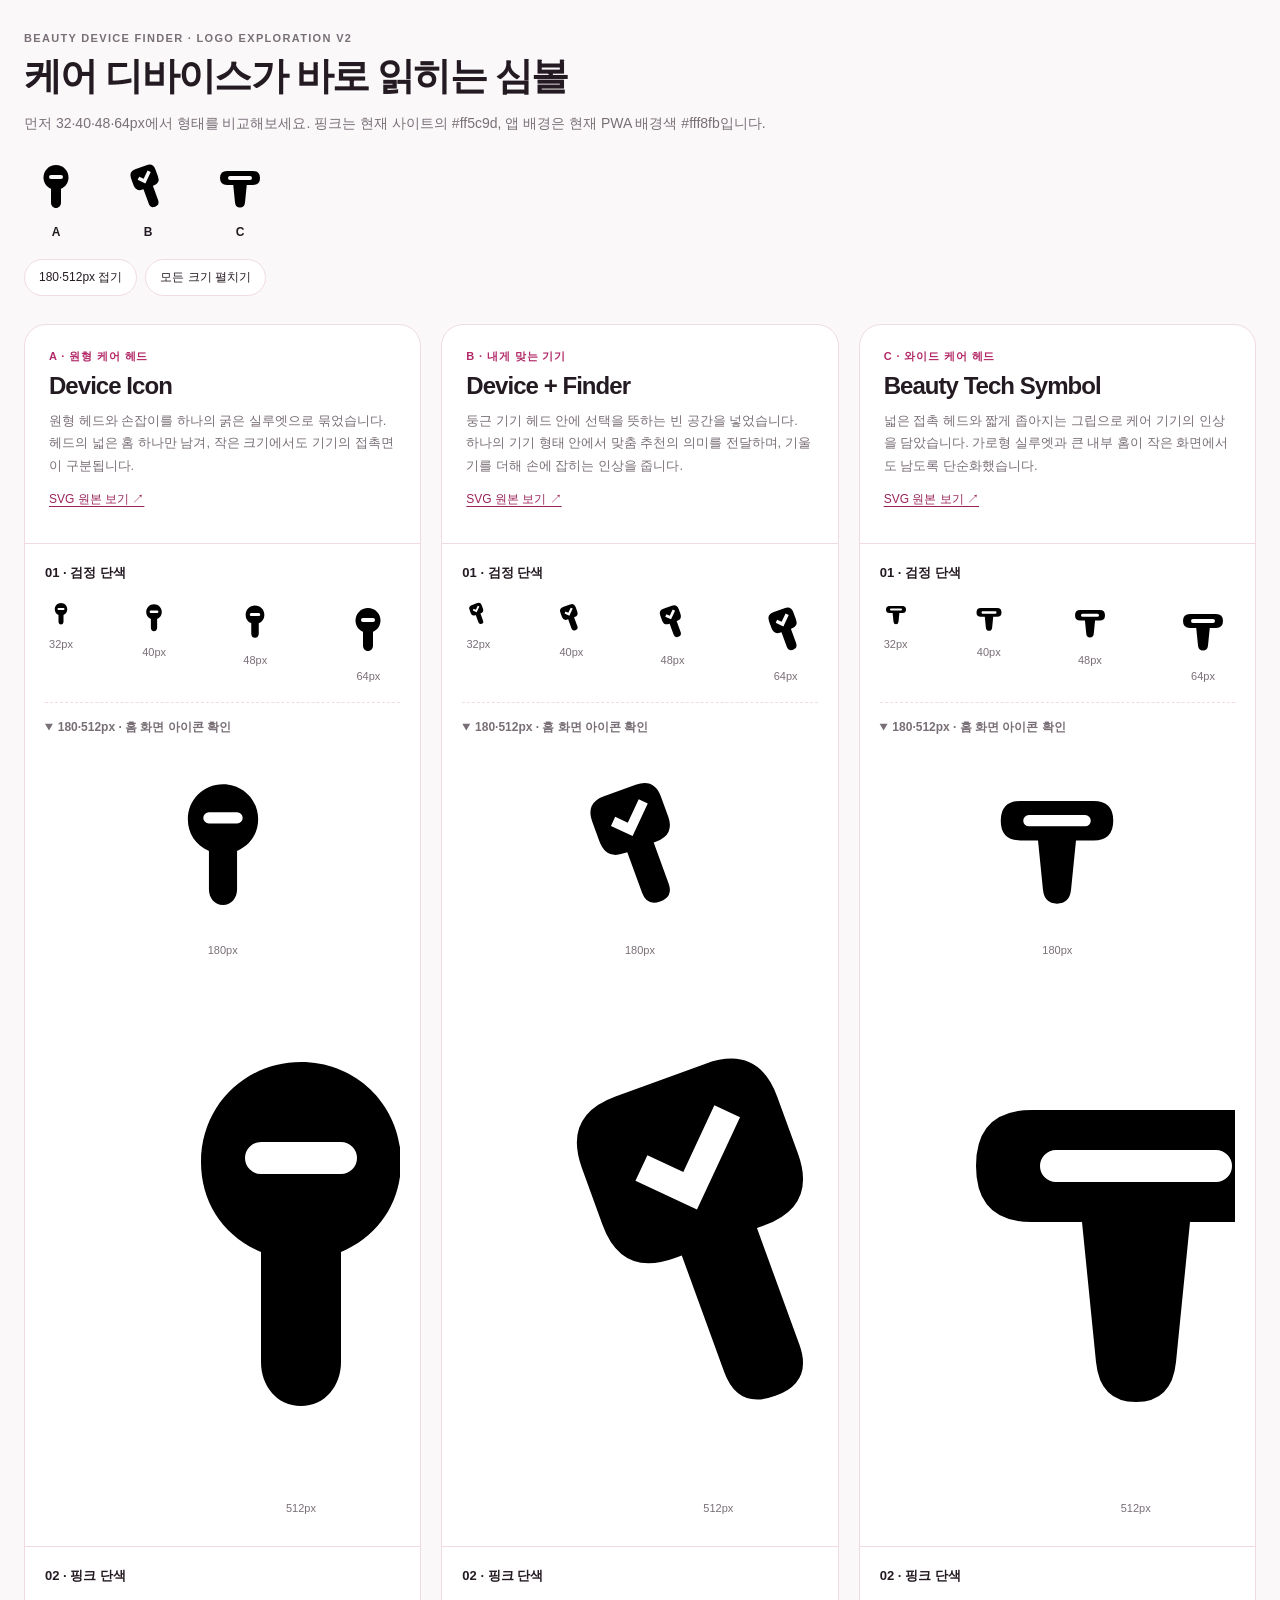
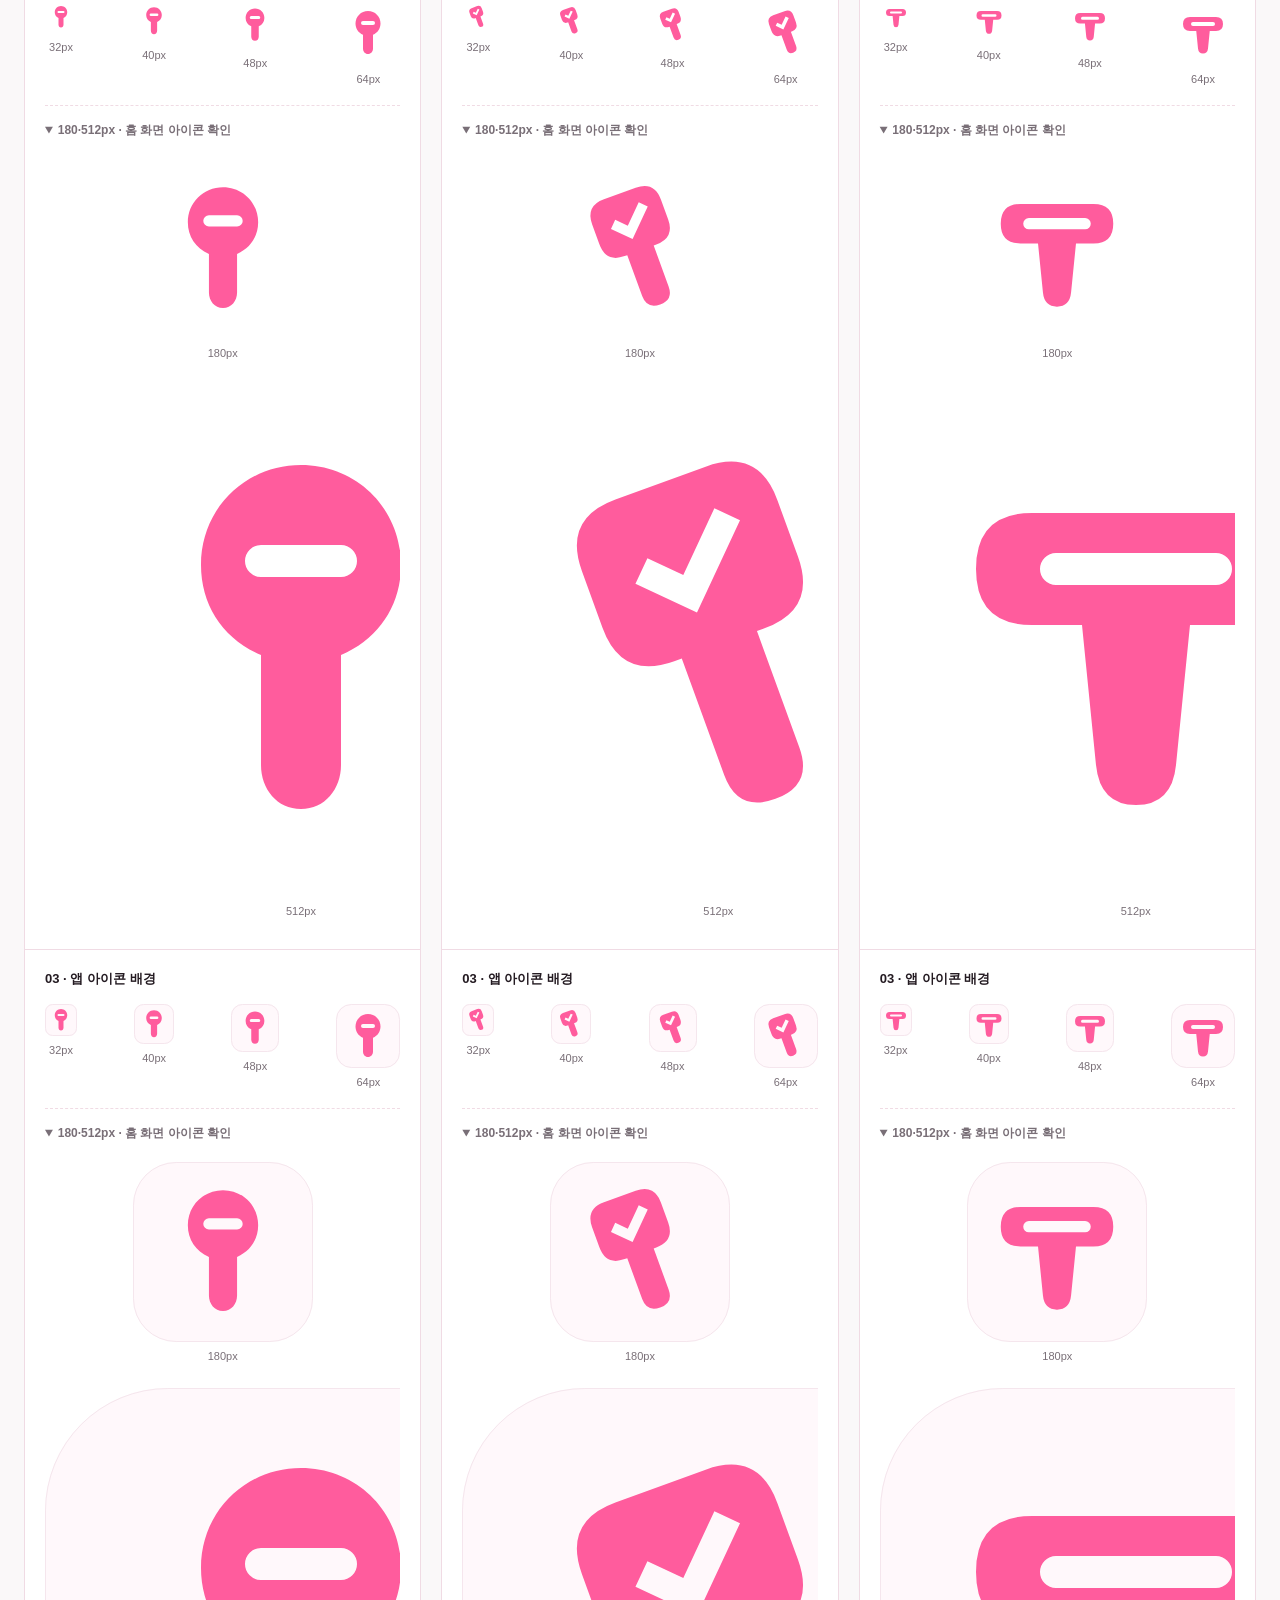
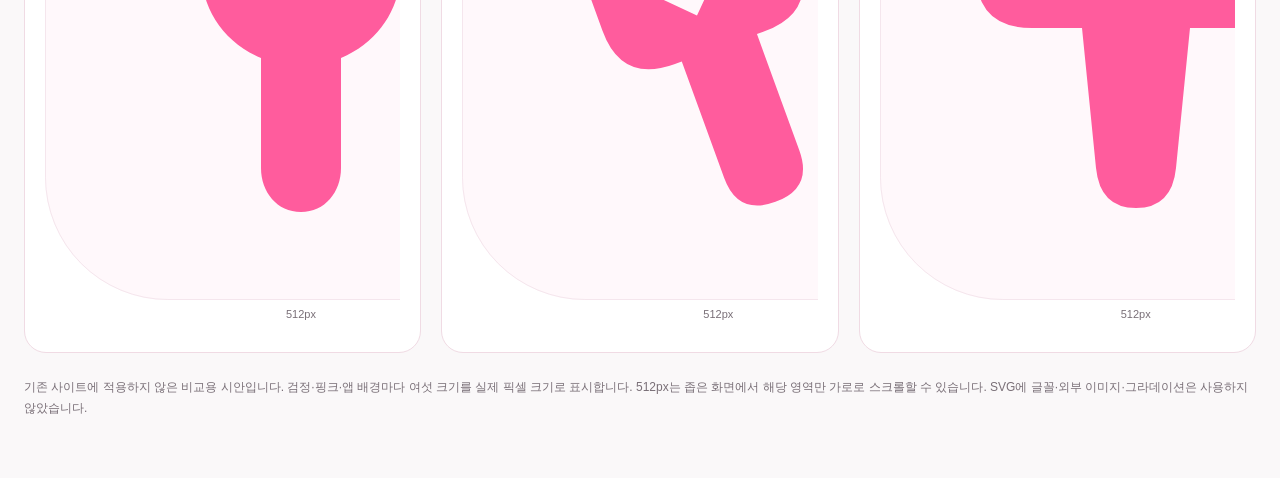
<file: logo-exploration-v2/preview.html>
<!doctype html>
<html lang="ko">
<head>
<meta charset="utf-8">
<meta name="viewport" content="width=device-width,initial-scale=1">
<meta name="theme-color" content="#fff8fb">
<title>Beauty Device Finder · 모바일 로고 시안 V2</title>
<style>
  :root{color-scheme:light;--pink:#ff5c9d;--ink:#241b22;--muted:#796f77;--line:#f0dbe4;--app:#fff8fb}
  *{box-sizing:border-box}
  body{margin:0;background:#faf8f9;color:var(--ink);font-family:-apple-system,BlinkMacSystemFont,"Segoe UI","Noto Sans KR",sans-serif}
  main{max-width:1440px;margin:auto;padding:32px 24px 60px}
  header{max-width:860px;margin-bottom:28px}
  .eyebrow{font-size:11px;font-weight:750;letter-spacing:.12em;color:var(--muted)}
  h1{font-size:clamp(26px,4vw,38px);letter-spacing:-.045em;margin:10px 0 12px;line-height:1.2}
  header p{font-size:14px;line-height:1.7;color:var(--muted);margin:0}
  .overview{display:flex;gap:28px;margin:20px 0;align-items:center}
  .overview a{display:flex;flex-direction:column;align-items:center;gap:6px;text-decoration:none;color:var(--ink);font-size:12px;font-weight:700}
  .overview .mark{width:64px;height:64px;color:#000}
  .toolbar{display:flex;gap:8px;flex-wrap:wrap;margin:18px 0 0}
  button{font:inherit;font-size:12px;border:1px solid var(--line);border-radius:999px;background:#fff;padding:9px 14px;color:var(--ink);cursor:pointer}
  button:hover{background:#fff0f6}
  a{color:#9a245a;text-underline-offset:3px}
  .concepts{display:grid;grid-template-columns:repeat(3,minmax(0,1fr));gap:20px;align-items:start}
  article{min-width:0;background:#fff;border:1px solid var(--line);border-radius:22px;overflow:hidden;scroll-margin-top:20px}
  .intro{padding:24px;min-height:218px}
  .tag{font-size:11px;font-weight:800;letter-spacing:.08em;color:#b32867}
  h2{font-size:24px;letter-spacing:-.04em;margin:8px 0 10px}
  .intro p{font-size:13px;line-height:1.7;color:var(--muted);margin:0 0 12px}
  .intro a{font-size:12px}
  .mode{border-top:1px solid var(--line);padding:20px}
  h3{font-size:13px;margin:0 0 16px}
  .small{display:flex;gap:8px;justify-content:space-between;align-items:flex-start}
  figure{margin:0;display:flex;flex-direction:column;align-items:center;flex-shrink:0}
  figcaption{font-size:11px;color:var(--muted);margin-top:8px;font-variant-numeric:tabular-nums}
  .tile{width:var(--size);height:var(--size);display:grid;place-items:center}
  .mark{width:100%;height:100%;color:var(--symbol,#000)}
  .mark svg{display:block;width:100%;height:100%}
  .pink,.app{--symbol:var(--pink)}
  .app .tile{background:var(--app);border-radius:24%;outline:1px solid #f5e6ed;outline-offset:-1px}
  details{margin-top:20px;padding-top:16px;border-top:1px dashed var(--line)}
  summary{cursor:pointer;font-size:12px;color:var(--muted);font-weight:600}
  details[open] summary{margin-bottom:20px}
  .large{display:flex;flex-direction:column;align-items:center;gap:22px}
  .native512{width:100%;overflow-x:auto;padding:4px 0 12px;overscroll-behavior-x:contain}
  .native512 figure{width:512px}
  footer{font-size:12px;line-height:1.7;color:var(--muted);margin-top:24px}
  @media(max-width:1100px){.concepts{grid-template-columns:repeat(2,minmax(0,1fr))}}
  @media(max-width:720px){main{padding:24px 16px 40px}.concepts{grid-template-columns:1fr}.intro{min-height:0}.small{justify-content:space-around}.mode{padding:20px 18px}.overview{justify-content:space-around;gap:12px}}
</style>
</head>
<body>
<main>
  <header>
    <div class="eyebrow">BEAUTY DEVICE FINDER · LOGO EXPLORATION V2</div>
    <h1>케어 디바이스가 바로 읽히는 심볼</h1>
    <p>먼저 32·40·48·64px에서 형태를 비교해보세요. 핑크는 현재 사이트의 #ff5c9d, 앱 배경은 현재 PWA 배경색 #fff8fb입니다.</p>
    <nav class="overview" id="overview" aria-label="세 시안 빠른 비교"></nav>
    <div class="toolbar"><button type="button" id="compact">180·512px 접기</button><button type="button" id="expand">모든 크기 펼치기</button></div>
  </header>
  <div class="concepts" id="concepts"></div>
  <footer>기존 사이트에 적용하지 않은 비교용 시안입니다. 검정·핑크·앱 배경마다 여섯 크기를 실제 픽셀 크기로 표시합니다. 512px는 좁은 화면에서 해당 영역만 가로로 스크롤할 수 있습니다. SVG에 글꼴·외부 이미지·그라데이션은 사용하지 않았습니다.</footer>
</main>
<template id="symbol-a"><svg xmlns="http://www.w3.org/2000/svg" viewBox="0 0 256 256" fill="currentColor" aria-hidden="true"><path fill-rule="evenodd" d="M128 40C100 40 78 62 78 90C78 110 89 127 108 135V190C108 202 116 212 128 212C140 212 148 202 148 190V135C167 127 178 110 178 90C178 62 156 40 128 40ZM108 80H148A8 8 0 0 1 148 96H108A8 8 0 0 1 108 80Z"/></svg></template>
<template id="symbol-b"><svg xmlns="http://www.w3.org/2000/svg" viewBox="0 0 256 256" fill="currentColor" aria-hidden="true"><path transform="rotate(-20 128 128)" fill-rule="evenodd" d="M104 44H152Q180 44 180 72V102Q180 130 152 130H148V192Q148 212 128 212Q108 212 108 192V130H104Q76 130 76 102V72Q76 44 104 44ZM99 87L109 77L123 91L149 65L159 75L123 111Z"/></svg></template>
<template id="symbol-c"><svg xmlns="http://www.w3.org/2000/svg" viewBox="0 0 256 256" fill="currentColor" aria-hidden="true"><path fill-rule="evenodd" d="M76 64H180Q208 64 208 92Q208 120 180 120H155L148 190Q146 210 128 210Q110 210 108 190L101 120H76Q48 120 48 92Q48 64 76 64ZM88 84H168A8 8 0 0 1 168 100H88A8 8 0 0 1 88 84Z"/></svg></template>
<script>
const concepts=[
  {id:"a",name:"Device Icon",tag:"A · 원형 케어 헤드",copy:"원형 헤드와 손잡이를 하나의 굵은 실루엣으로 묶었습니다. 헤드의 넓은 홈 하나만 남겨, 작은 크기에서도 기기의 접촉면이 구분됩니다."},
  {id:"b",name:"Device + Finder",tag:"B · 내게 맞는 기기",copy:"둥근 기기 헤드 안에 선택을 뜻하는 빈 공간을 넣었습니다. 하나의 기기 형태 안에서 맞춤 추천의 의미를 전달하며, 기울기를 더해 손에 잡히는 인상을 줍니다."},
  {id:"c",name:"Beauty Tech Symbol",tag:"C · 와이드 케어 헤드",copy:"넓은 접촉 헤드와 짧게 좁아지는 그립으로 케어 기기의 인상을 담았습니다. 가로형 실루엣과 큰 내부 홈이 작은 화면에서도 남도록 단순화했습니다."}
];
function symbol(id){return document.getElementById('symbol-'+id).innerHTML;}
function sample(id,size){return '<figure><div class="tile" style="--size:'+size+'px"><div class="mark" role="img" aria-label="시안 '+id.toUpperCase()+', '+size+'px">'+symbol(id)+'</div></div><figcaption>'+size+'px</figcaption></figure>';}
function mode(id,title,style){return '<section class="mode '+style+'"><h3>'+title+'</h3><div class="small">'+[32,40,48,64].map(s=>sample(id,s)).join('')+'</div><details open><summary>180·512px · 홈 화면 아이콘 확인</summary><div class="large">'+sample(id,180)+'<div class="native512">'+sample(id,512)+'</div></div></details></section>';}
document.getElementById('overview').innerHTML=concepts.map(c=>'<a href="#concept-'+c.id+'"><div class="mark" aria-hidden="true">'+symbol(c.id)+'</div><span>'+c.id.toUpperCase()+'</span></a>').join('');
document.getElementById('concepts').innerHTML=concepts.map(c=>'<article id="concept-'+c.id+'"><div class="intro"><div class="tag">'+c.tag+'</div><h2>'+c.name+'</h2><p>'+c.copy+'</p><a href="concept-'+c.id+'.svg" target="_blank" rel="noopener">SVG 원본 보기 ↗</a></div>'+mode(c.id,'01 · 검정 단색','black')+mode(c.id,'02 · 핑크 단색','pink')+mode(c.id,'03 · 앱 아이콘 배경','app')+'</article>').join('');
document.getElementById('compact').onclick=()=>document.querySelectorAll('details').forEach(d=>d.open=false);
document.getElementById('expand').onclick=()=>document.querySelectorAll('details').forEach(d=>d.open=true);
</script>
</body>
</html>
</file>
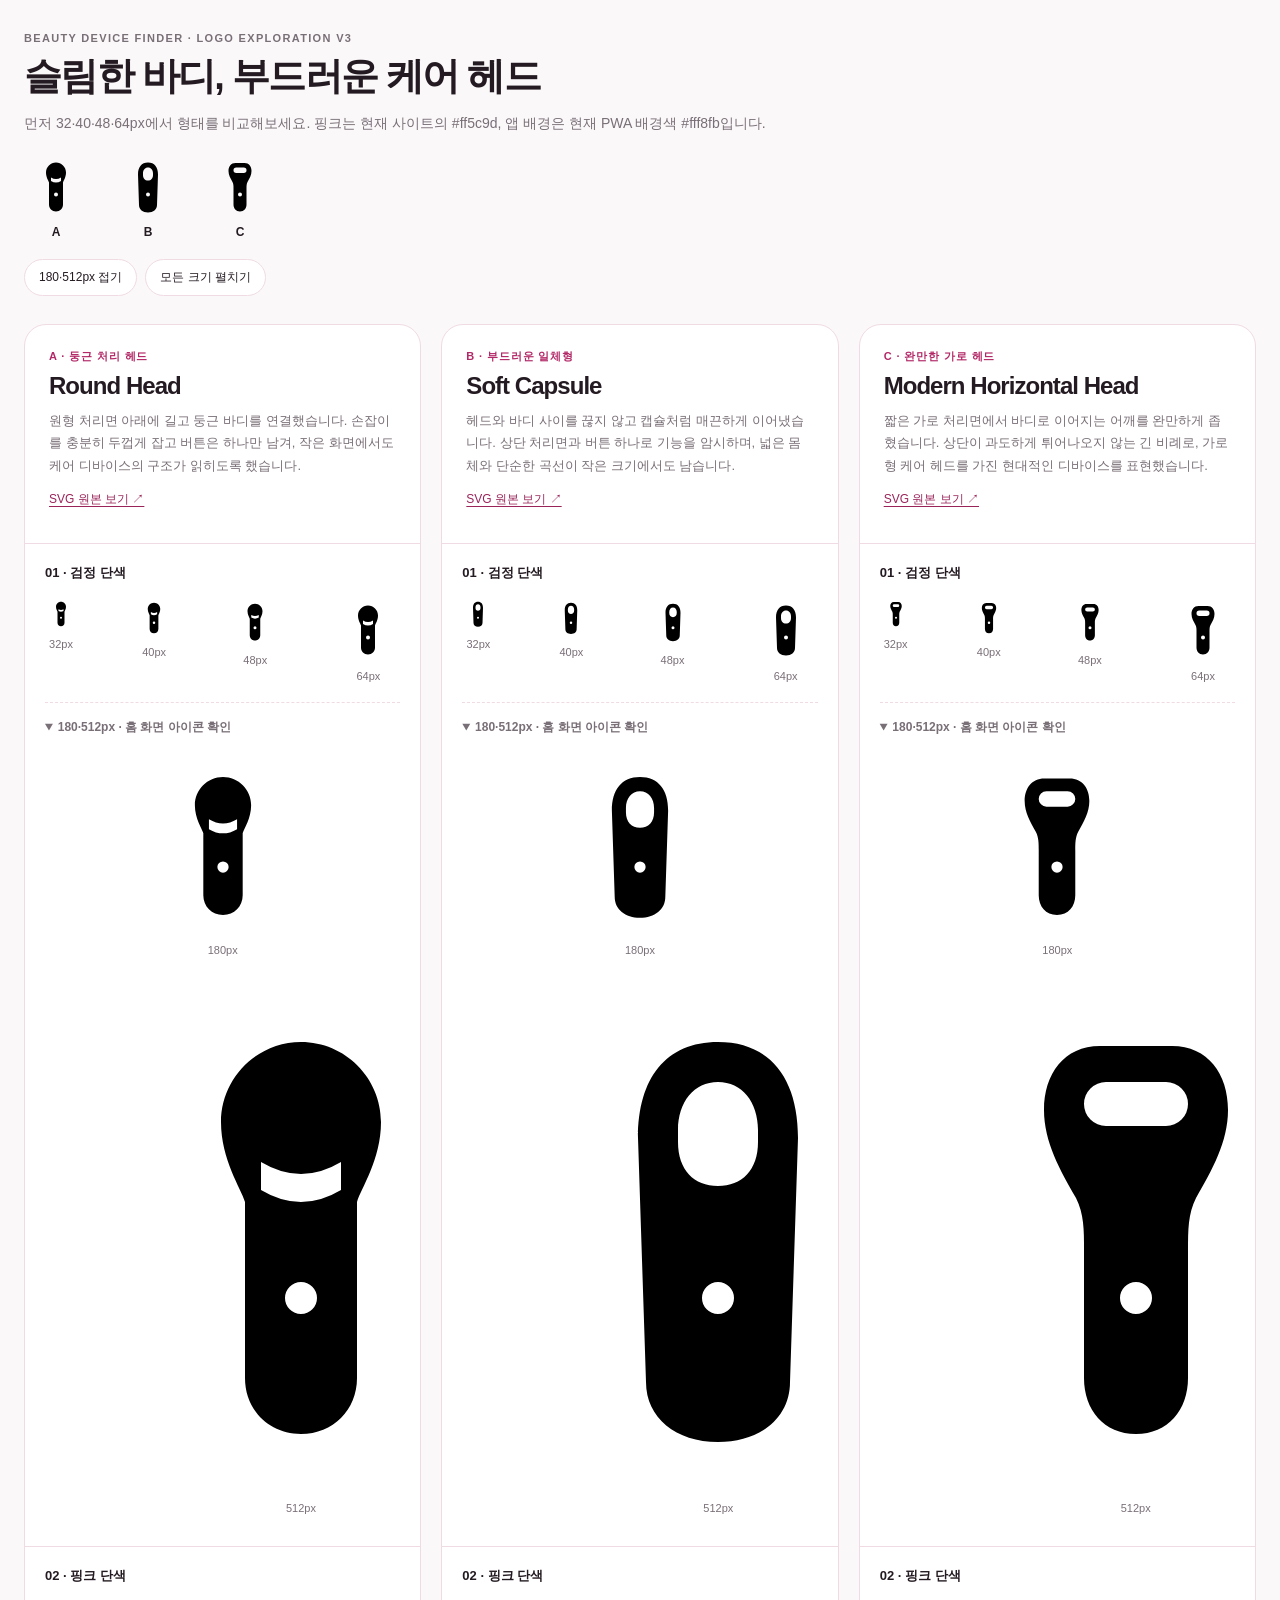
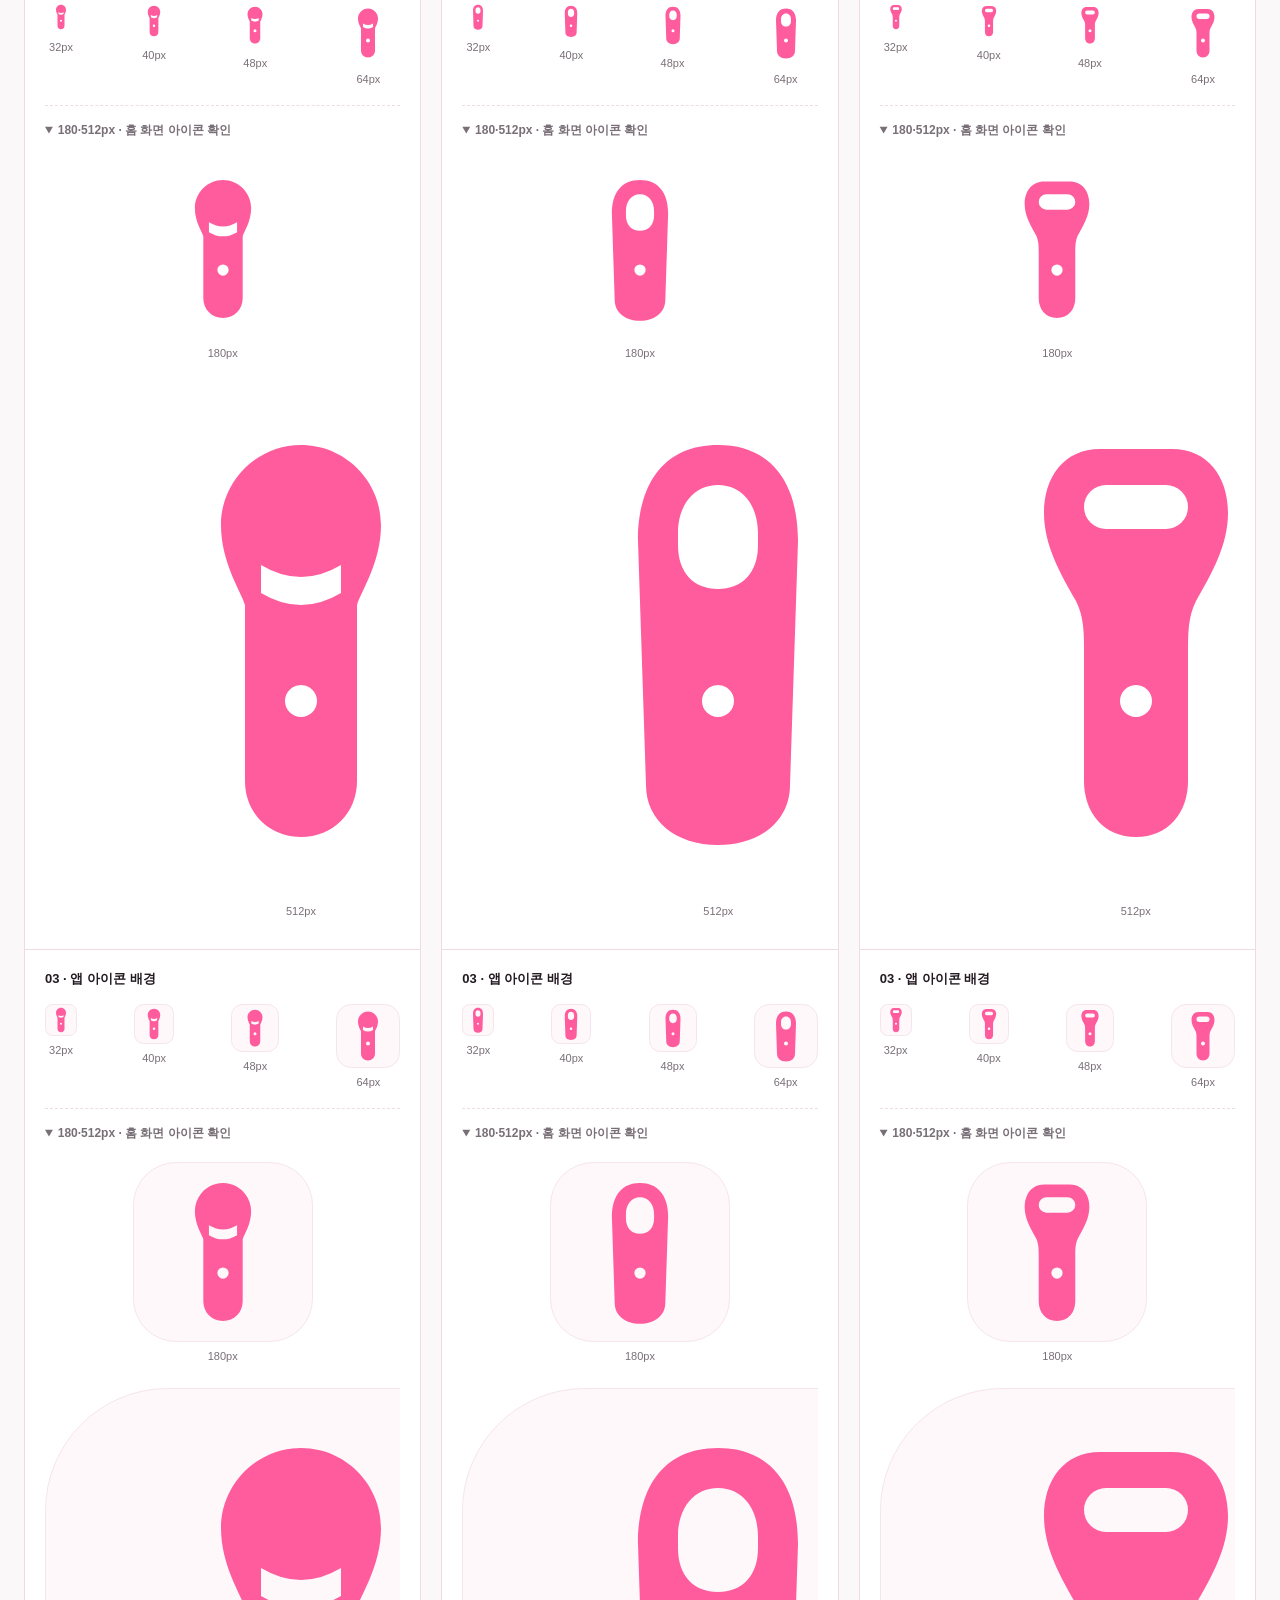
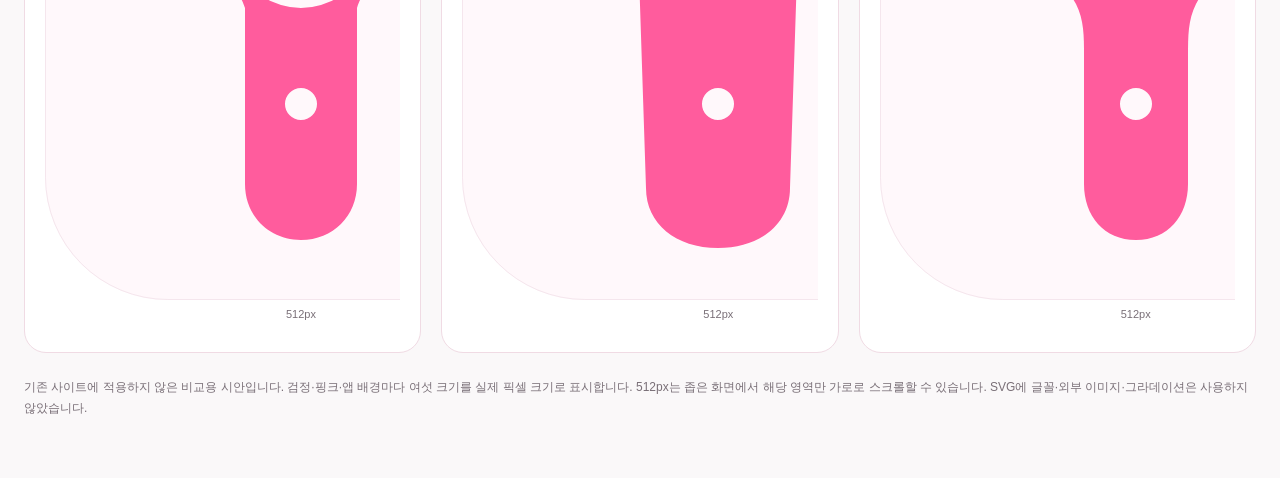
<file: logo-exploration-v3/preview.html>
<!doctype html>
<html lang="ko">
<head>
<meta charset="utf-8">
<meta name="viewport" content="width=device-width,initial-scale=1">
<meta name="theme-color" content="#fff8fb">
<title>Beauty Device Finder · 모바일 로고 시안 V3</title>
<style>
  :root{color-scheme:light;--pink:#ff5c9d;--ink:#241b22;--muted:#796f77;--line:#f0dbe4;--app:#fff8fb}
  *{box-sizing:border-box}
  body{margin:0;background:#faf8f9;color:var(--ink);font-family:-apple-system,BlinkMacSystemFont,"Segoe UI","Noto Sans KR",sans-serif}
  main{max-width:1440px;margin:auto;padding:32px 24px 60px}
  header{max-width:860px;margin-bottom:28px}
  .eyebrow{font-size:11px;font-weight:750;letter-spacing:.12em;color:var(--muted)}
  h1{font-size:clamp(26px,4vw,38px);letter-spacing:-.045em;margin:10px 0 12px;line-height:1.2}
  header p{font-size:14px;line-height:1.7;color:var(--muted);margin:0}
  .overview{display:flex;gap:28px;margin:20px 0;align-items:center}
  .overview a{display:flex;flex-direction:column;align-items:center;gap:6px;text-decoration:none;color:var(--ink);font-size:12px;font-weight:700}
  .overview .mark{width:64px;height:64px;color:#000}
  .toolbar{display:flex;gap:8px;flex-wrap:wrap;margin:18px 0 0}
  button{font:inherit;font-size:12px;border:1px solid var(--line);border-radius:999px;background:#fff;padding:9px 14px;color:var(--ink);cursor:pointer}
  button:hover{background:#fff0f6}
  a{color:#9a245a;text-underline-offset:3px}
  .concepts{display:grid;grid-template-columns:repeat(3,minmax(0,1fr));gap:20px;align-items:start}
  article{min-width:0;background:#fff;border:1px solid var(--line);border-radius:22px;overflow:hidden;scroll-margin-top:20px}
  .intro{padding:24px;min-height:218px}
  .tag{font-size:11px;font-weight:800;letter-spacing:.08em;color:#b32867}
  h2{font-size:24px;letter-spacing:-.04em;margin:8px 0 10px}
  .intro p{font-size:13px;line-height:1.7;color:var(--muted);margin:0 0 12px}
  .intro a{font-size:12px}
  .mode{border-top:1px solid var(--line);padding:20px}
  h3{font-size:13px;margin:0 0 16px}
  .small{display:flex;gap:8px;justify-content:space-between;align-items:flex-start}
  figure{margin:0;display:flex;flex-direction:column;align-items:center;flex-shrink:0}
  figcaption{font-size:11px;color:var(--muted);margin-top:8px;font-variant-numeric:tabular-nums}
  .tile{width:var(--size);height:var(--size);display:grid;place-items:center}
  .mark{width:100%;height:100%;color:var(--symbol,#000)}
  .mark svg{display:block;width:100%;height:100%}
  .pink,.app{--symbol:var(--pink)}
  .app .tile{background:var(--app);border-radius:24%;outline:1px solid #f5e6ed;outline-offset:-1px}
  details{margin-top:20px;padding-top:16px;border-top:1px dashed var(--line)}
  summary{cursor:pointer;font-size:12px;color:var(--muted);font-weight:600}
  details[open] summary{margin-bottom:20px}
  .large{display:flex;flex-direction:column;align-items:center;gap:22px}
  .native512{width:100%;overflow-x:auto;padding:4px 0 12px;overscroll-behavior-x:contain}
  .native512 figure{width:512px}
  footer{font-size:12px;line-height:1.7;color:var(--muted);margin-top:24px}
  @media(max-width:1100px){.concepts{grid-template-columns:repeat(2,minmax(0,1fr))}}
  @media(max-width:720px){main{padding:24px 16px 40px}.concepts{grid-template-columns:1fr}.intro{min-height:0}.small{justify-content:space-around}.mode{padding:20px 18px}.overview{justify-content:space-around;gap:12px}}
</style>
</head>
<body>
<main>
  <header>
    <div class="eyebrow">BEAUTY DEVICE FINDER · LOGO EXPLORATION V3</div>
    <h1>슬림한 바디, 부드러운 케어 헤드</h1>
    <p>먼저 32·40·48·64px에서 형태를 비교해보세요. 핑크는 현재 사이트의 #ff5c9d, 앱 배경은 현재 PWA 배경색 #fff8fb입니다.</p>
    <nav class="overview" id="overview" aria-label="세 시안 빠른 비교"></nav>
    <div class="toolbar"><button type="button" id="compact">180·512px 접기</button><button type="button" id="expand">모든 크기 펼치기</button></div>
  </header>
  <div class="concepts" id="concepts"></div>
  <footer>기존 사이트에 적용하지 않은 비교용 시안입니다. 검정·핑크·앱 배경마다 여섯 크기를 실제 픽셀 크기로 표시합니다. 512px는 좁은 화면에서 해당 영역만 가로로 스크롤할 수 있습니다. SVG에 글꼴·외부 이미지·그라데이션은 사용하지 않았습니다.</footer>
</main>
<template id="symbol-a"><svg xmlns="http://www.w3.org/2000/svg" viewBox="0 0 256 256" fill="currentColor" aria-hidden="true"><path fill-rule="evenodd" d="M128 30C106 30 88 48 88 70C88 89 98 103 100 110V198C100 214 112 226 128 226C144 226 156 214 156 198V110C158 103 168 89 168 70C168 48 150 30 128 30ZM108 90Q128 102 148 90V104Q128 116 108 104ZM120 158A8 8 0 1 0 136 158A8 8 0 1 0 120 158Z"/></svg></template>
<template id="symbol-b"><svg xmlns="http://www.w3.org/2000/svg" viewBox="0 0 256 256" fill="currentColor" aria-hidden="true"><path fill-rule="evenodd" d="M128 30C102 30 88 48 88 78L92 200C92 218 107 230 128 230C149 230 164 218 164 200L168 78C168 48 154 30 128 30ZM128 50C116 50 108 60 108 74V80C108 94 116 102 128 102C140 102 148 94 148 80V74C148 60 140 50 128 50ZM120 158A8 8 0 1 0 136 158A8 8 0 1 0 120 158Z"/></svg></template>
<template id="symbol-c"><svg xmlns="http://www.w3.org/2000/svg" viewBox="0 0 256 256" fill="currentColor" aria-hidden="true"><path fill-rule="evenodd" d="M110 32H146C164 32 174 46 174 64C174 80 166 94 158 108C154 116 154 124 154 134V198C154 214 144 226 128 226C112 226 102 214 102 198V134C102 124 102 116 98 108C90 94 82 80 82 64C82 46 92 32 110 32ZM113 50H143A11 11 0 0 1 143 72H113A11 11 0 0 1 113 50ZM120 158A8 8 0 1 0 136 158A8 8 0 1 0 120 158Z"/></svg></template>
<script>
const concepts=[
  {id:"a",name:"Round Head",tag:"A · 둥근 처리 헤드",copy:"원형 처리면 아래에 길고 둥근 바디를 연결했습니다. 손잡이를 충분히 두껍게 잡고 버튼은 하나만 남겨, 작은 화면에서도 케어 디바이스의 구조가 읽히도록 했습니다."},
  {id:"b",name:"Soft Capsule",tag:"B · 부드러운 일체형",copy:"헤드와 바디 사이를 끊지 않고 캡슐처럼 매끈하게 이어냈습니다. 상단 처리면과 버튼 하나로 기능을 암시하며, 넓은 몸체와 단순한 곡선이 작은 크기에서도 남습니다."},
  {id:"c",name:"Modern Horizontal Head",tag:"C · 완만한 가로 헤드",copy:"짧은 가로 처리면에서 바디로 이어지는 어깨를 완만하게 좁혔습니다. 상단이 과도하게 튀어나오지 않는 긴 비례로, 가로형 케어 헤드를 가진 현대적인 디바이스를 표현했습니다."}
];
function symbol(id){return document.getElementById('symbol-'+id).innerHTML;}
function sample(id,size){return '<figure><div class="tile" style="--size:'+size+'px"><div class="mark" role="img" aria-label="시안 '+id.toUpperCase()+', '+size+'px">'+symbol(id)+'</div></div><figcaption>'+size+'px</figcaption></figure>';}
function mode(id,title,style){return '<section class="mode '+style+'"><h3>'+title+'</h3><div class="small">'+[32,40,48,64].map(s=>sample(id,s)).join('')+'</div><details open><summary>180·512px · 홈 화면 아이콘 확인</summary><div class="large">'+sample(id,180)+'<div class="native512">'+sample(id,512)+'</div></div></details></section>';}
document.getElementById('overview').innerHTML=concepts.map(c=>'<a href="#concept-'+c.id+'"><div class="mark" aria-hidden="true">'+symbol(c.id)+'</div><span>'+c.id.toUpperCase()+'</span></a>').join('');
document.getElementById('concepts').innerHTML=concepts.map(c=>'<article id="concept-'+c.id+'"><div class="intro"><div class="tag">'+c.tag+'</div><h2>'+c.name+'</h2><p>'+c.copy+'</p><a href="concept-'+c.id+'.svg" target="_blank" rel="noopener">SVG 원본 보기 ↗</a></div>'+mode(c.id,'01 · 검정 단색','black')+mode(c.id,'02 · 핑크 단색','pink')+mode(c.id,'03 · 앱 아이콘 배경','app')+'</article>').join('');
document.getElementById('compact').onclick=()=>document.querySelectorAll('details').forEach(d=>d.open=false);
document.getElementById('expand').onclick=()=>document.querySelectorAll('details').forEach(d=>d.open=true);
</script>
</body>
</html>
</file>
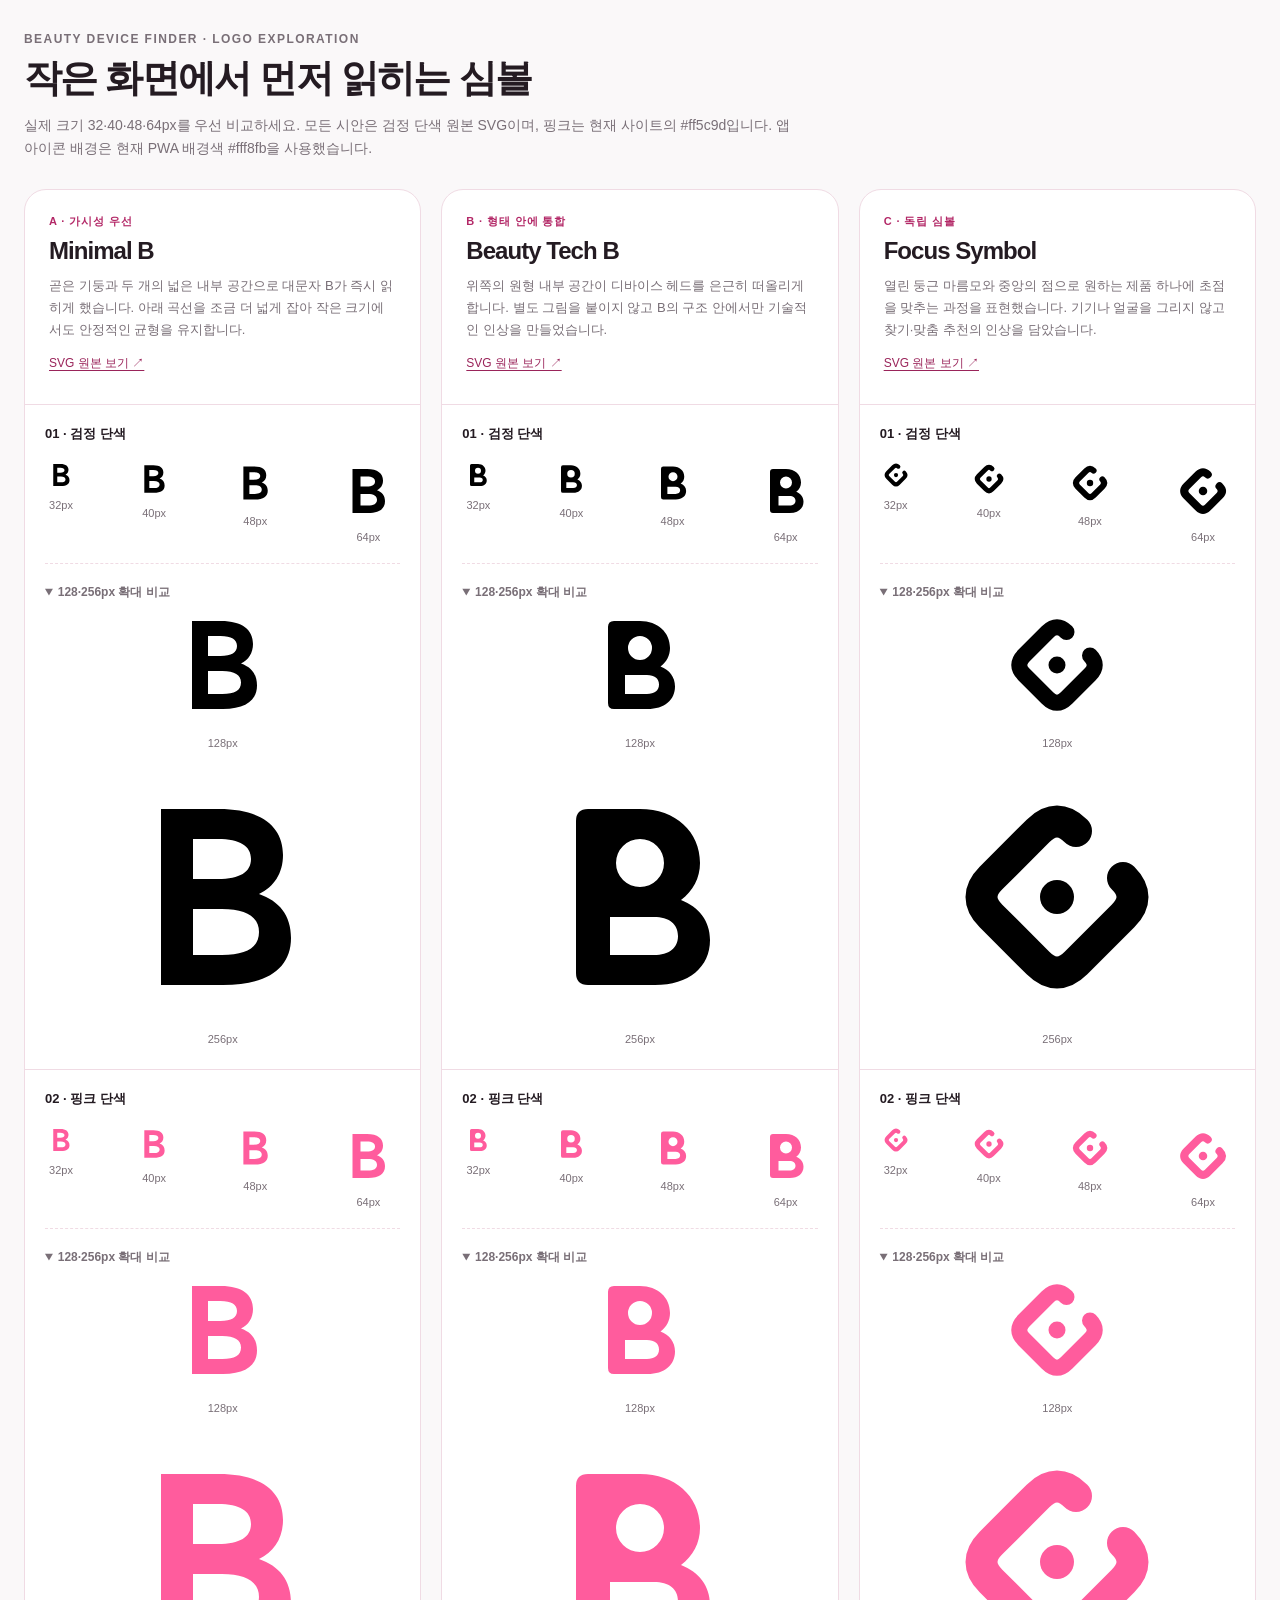
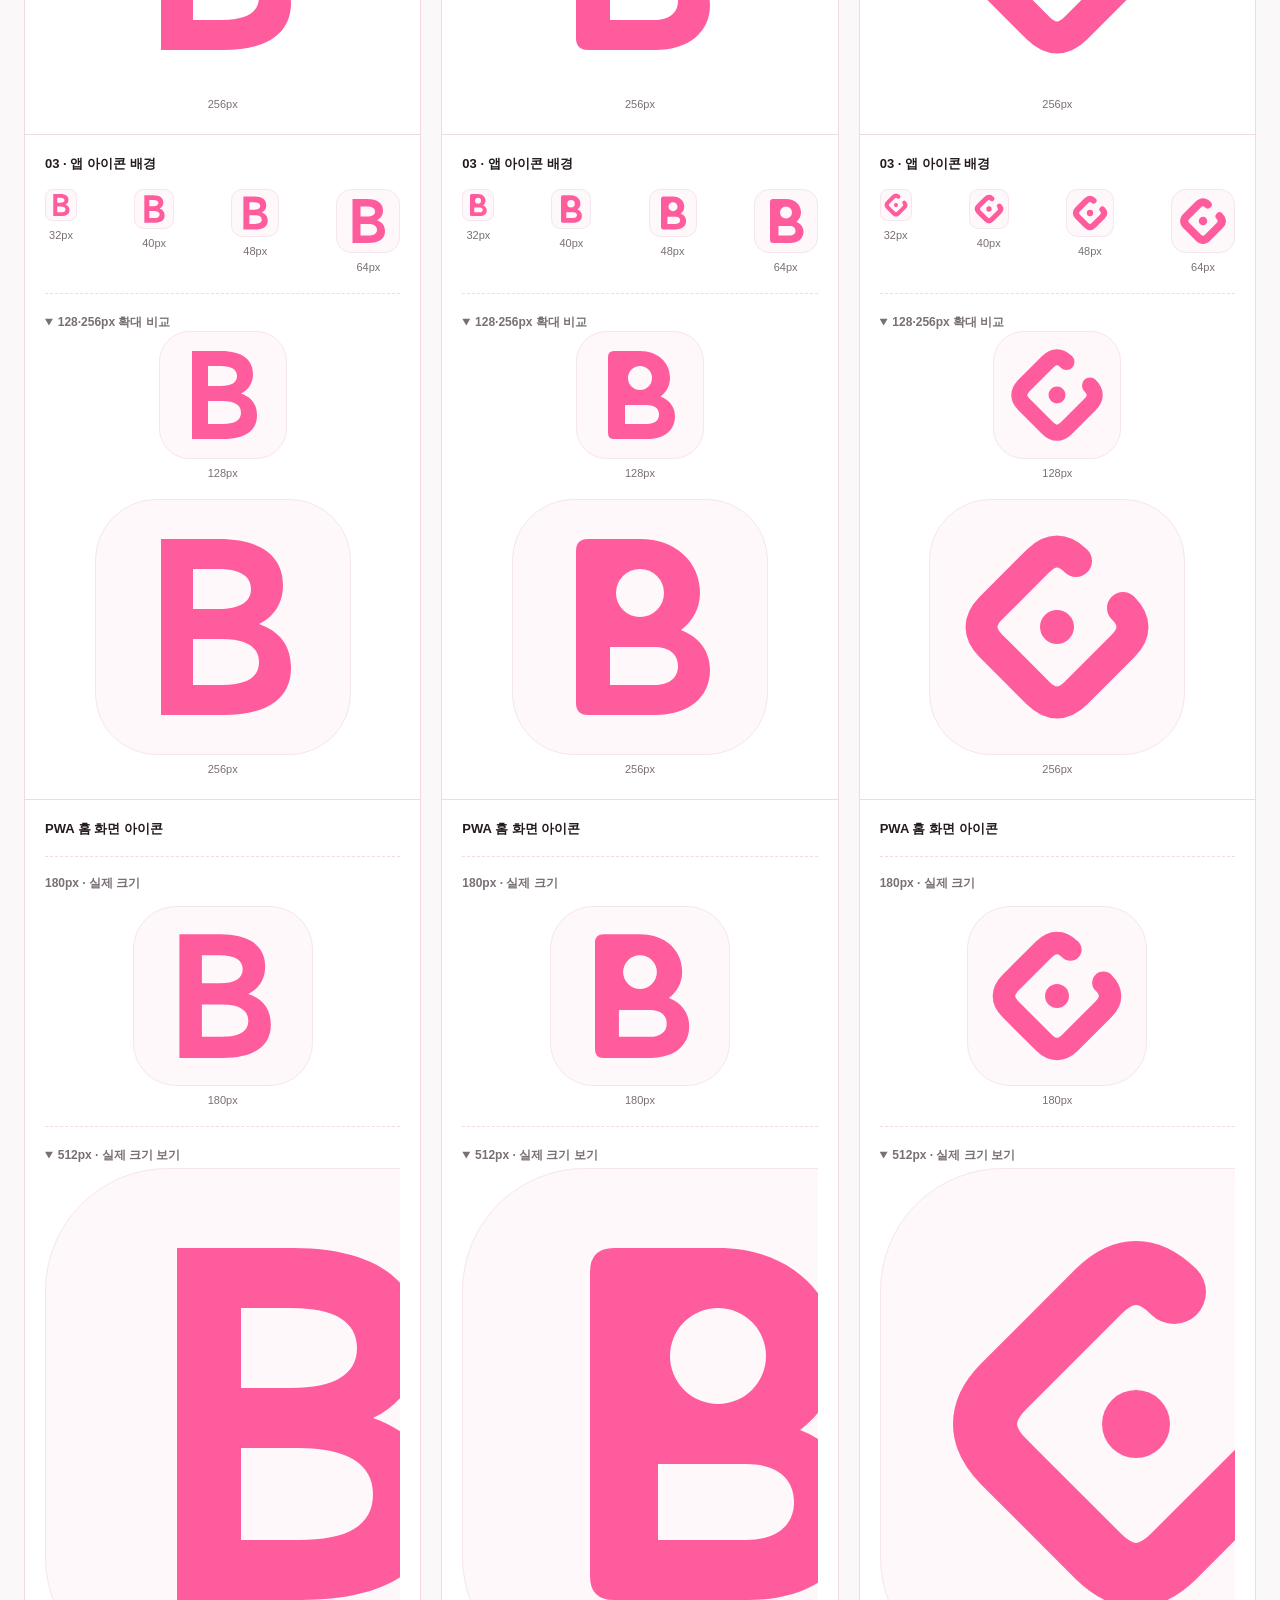
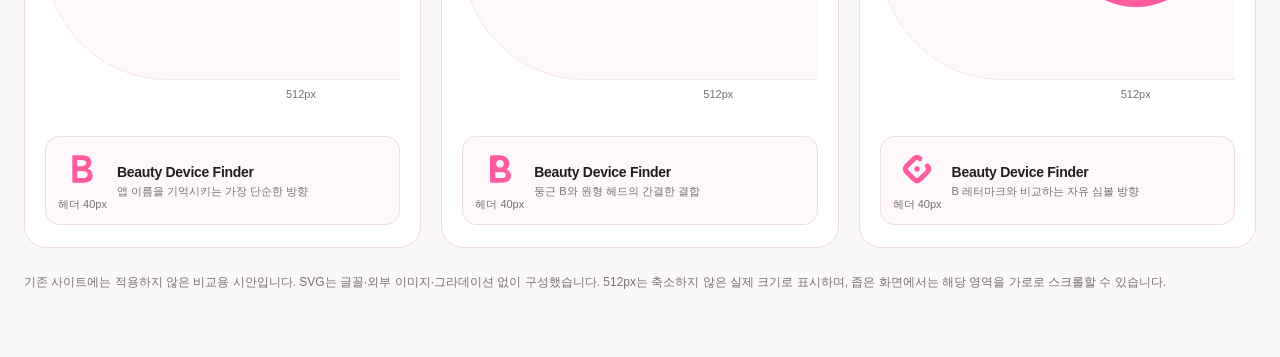
<file: logo-exploration/preview.html>
<!doctype html>
<html lang="ko">
<head>
  <meta charset="utf-8">
  <meta name="viewport" content="width=device-width,initial-scale=1">
  <meta name="theme-color" content="#fff8fb">
  <title>Beauty Device Finder · 모바일 로고 시안</title>
  <style>
    :root{color-scheme:light;--pink:#ff5c9d;--ink:#241b22;--muted:#796f77;--line:#f0dbe4;--app:#fff8fb}
    *{box-sizing:border-box}
    body{margin:0;background:#faf8f9;color:var(--ink);font-family:-apple-system,BlinkMacSystemFont,"Segoe UI","Noto Sans KR",sans-serif}
    main{max-width:1440px;margin:auto;padding:32px 24px 64px}
    header{max-width:780px;margin-bottom:28px}
    .eyebrow{font-size:12px;font-weight:750;letter-spacing:.12em;color:var(--muted)}
    h1{font-size:clamp(26px,4vw,38px);letter-spacing:-.045em;margin:10px 0 12px;line-height:1.2}
    header p{font-size:14px;color:var(--muted);line-height:1.7;margin:0}
    .concepts{display:grid;grid-template-columns:repeat(3,minmax(0,1fr));gap:20px;align-items:start}
    article{background:white;border:1px solid var(--line);border-radius:22px;overflow:hidden}
    .intro{padding:24px 24px 18px;min-height:214px}
    .tag{font-size:11px;color:#b32867;letter-spacing:.08em;font-weight:800}
    h2{font-size:24px;letter-spacing:-.04em;margin:8px 0 10px}
    .intro p{font-size:13px;line-height:1.7;color:var(--muted);margin:0 0 12px}
    a{color:#9a245a;text-underline-offset:3px;font-size:12px}
    .mode{border-top:1px solid var(--line);padding:20px 20px 24px}
    h3{font-size:13px;margin:0 0 16px}
    .sizes{display:flex;justify-content:space-between;gap:8px;align-items:flex-start}
    figure{margin:0;display:flex;flex-direction:column;align-items:center;flex-shrink:0}
    figcaption{font-size:11px;color:var(--muted);margin-top:8px;font-variant-numeric:tabular-nums}
    .tile{width:var(--size);height:var(--size);display:grid;place-items:center}
    .mark{width:100%;height:100%;color:var(--symbol,#000)}
    .mark svg{display:block;width:100%;height:100%}
    .pink{--symbol:var(--pink)}
    .app{--symbol:var(--pink)}
    .app .tile{background:var(--app);border-radius:24%;outline:1px solid #f5e6ed;outline-offset:-1px}
    .large{border-top:1px dashed var(--line);margin-top:20px;padding-top:20px;display:grid;gap:18px}
    .large summary{cursor:pointer;font-size:12px;color:var(--muted);font-weight:600}
    .large details[open] summary{margin-bottom:18px}
    .large .sizes{justify-content:center;flex-wrap:wrap;gap:20px}
    .pwa{margin-top:18px;padding-top:18px;border-top:1px dashed var(--line)}
    .pwa h4{font-size:12px;margin:0 0 14px;color:var(--muted)}
    .pwa figure+figure{margin-top:22px}
    .native512{width:100%;overflow:auto;padding:4px 0 12px;overscroll-behavior-x:contain}
    .native512 figure{width:512px}
    .context{display:flex;align-items:center;gap:10px;border:1px solid var(--line);border-radius:14px;padding:12px;margin:0 20px 22px;background:#fff8fb}
    .context strong{font-size:14px;letter-spacing:-.02em}
    .context small{display:block;font-size:11px;color:var(--muted);margin-top:3px}
    footer{font-size:12px;line-height:1.7;color:var(--muted);margin-top:24px}
    @media(max-width:1100px){.concepts{grid-template-columns:repeat(2,minmax(0,1fr))}.intro{min-height:200px}}
    @media(max-width:720px){main{padding:24px 16px 40px}.concepts{grid-template-columns:1fr}.intro{min-height:0}.sizes{justify-content:space-around}.mode{padding:20px 18px 24px}}
    @media(prefers-reduced-motion:no-preference){a:hover{color:#241b22}}
  </style>
</head>
<body>
<main>
  <header>
    <div class="eyebrow">BEAUTY DEVICE FINDER · LOGO EXPLORATION</div>
    <h1>작은 화면에서 먼저 읽히는 심볼</h1>
    <p>실제 크기 32·40·48·64px를 우선 비교하세요. 모든 시안은 검정 단색 원본 SVG이며, 핑크는 현재 사이트의 #ff5c9d입니다. 앱 아이콘 배경은 현재 PWA 배경색 #fff8fb을 사용했습니다.</p>
  </header>
  <div class="concepts" id="concepts"></div>
  <footer>기존 사이트에는 적용하지 않은 비교용 시안입니다. SVG는 글꼴·외부 이미지·그라데이션 없이 구성했습니다. 512px는 축소하지 않은 실제 크기로 표시하며, 좁은 화면에서는 해당 영역을 가로로 스크롤할 수 있습니다.</footer>
</main>
<template id="symbol-a"><svg xmlns="http://www.w3.org/2000/svg" viewBox="0 0 256 256" fill="currentColor" aria-hidden="true"><path fill-rule="evenodd" d="M66 40H124C167 40 188 58 188 86C188 104 179 118 164 125C184 132 196 146 196 169C196 199 173 216 128 216H66V40ZM98 70V110H123C145 110 156 103 156 90C156 77 145 70 123 70H98ZM98 140V186H127C151 186 164 179 164 163C164 148 151 140 127 140H98Z"/></svg></template>
<template id="symbol-b"><svg xmlns="http://www.w3.org/2000/svg" viewBox="0 0 256 256" fill="currentColor" aria-hidden="true"><path fill-rule="evenodd" d="M64 52Q64 40 76 40H128C164 40 188 63 188 94C188 109 181 122 169 131C187 138 198 152 198 171C198 198 177 216 143 216H76Q64 216 64 204V52ZM104 94A24 24 0 1 0 152 94A24 24 0 1 0 104 94ZM98 148V186H142C157 186 166 179 166 167C166 155 157 148 142 148H98Z"/></svg></template>
<template id="symbol-c"><svg xmlns="http://www.w3.org/2000/svg" viewBox="0 0 256 256" fill="none" aria-hidden="true"><path d="M147 62Q128 43 109 62L62 109Q43 128 62 147L109 194Q128 213 147 194L194 147Q213 128 194 109" stroke="currentColor" stroke-width="32" stroke-linecap="round" stroke-linejoin="round"/><circle cx="128" cy="128" r="17" fill="currentColor"/></svg></template>
<script>
  const concepts=[
    {id:"a",name:"Minimal B",tag:"A · 가시성 우선",copy:"곧은 기둥과 두 개의 넓은 내부 공간으로 대문자 B가 즉시 읽히게 했습니다. 아래 곡선을 조금 더 넓게 잡아 작은 크기에서도 안정적인 균형을 유지합니다.",intent:"앱 이름을 기억시키는 가장 단순한 방향"},
    {id:"b",name:"Beauty Tech B",tag:"B · 형태 안에 통합",copy:"위쪽의 원형 내부 공간이 디바이스 헤드를 은근히 떠올리게 합니다. 별도 그림을 붙이지 않고 B의 구조 안에서만 기술적인 인상을 만들었습니다.",intent:"둥근 B와 원형 헤드의 간결한 결합"},
    {id:"c",name:"Focus Symbol",tag:"C · 독립 심볼",copy:"열린 둥근 마름모와 중앙의 점으로 원하는 제품 하나에 초점을 맞추는 과정을 표현했습니다. 기기나 얼굴을 그리지 않고 찾기·맞춤 추천의 인상을 담았습니다.",intent:"B 레터마크와 비교하는 자유 심볼 방향"}
  ];
  const sizes=[32,40,48,64];
  function sample(id,size,caption=size+"px"){
    return '<figure><div class="tile" style="--size:'+size+'px"><div class="mark" role="img" aria-label="시안 '+id.toUpperCase()+', '+caption+'">'+document.getElementById('symbol-'+id).innerHTML+'</div></div><figcaption>'+caption+'</figcaption></figure>';
  }
  function mode(id,title,style){
    return '<section class="mode '+style+'"><h3>'+title+'</h3><div class="sizes">'+sizes.map(s=>sample(id,s)).join('')+'</div><details class="large" open><summary>128·256px 확대 비교</summary><div class="sizes">'+[128,256].map(s=>sample(id,s)).join('')+'</div></details></section>';
  }
  document.getElementById('concepts').innerHTML=concepts.map(c=>
    '<article><div class="intro"><div class="tag">'+c.tag+'</div><h2>'+c.name+'</h2><p>'+c.copy+'</p><a href="concept-'+c.id+'.svg" target="_blank" rel="noopener">SVG 원본 보기 ↗</a></div>'+
    mode(c.id,'01 · 검정 단색','black')+mode(c.id,'02 · 핑크 단색','pink')+mode(c.id,'03 · 앱 아이콘 배경','app')+
    '<section class="mode app"><h3>PWA 홈 화면 아이콘</h3><div class="pwa"><h4>180px · 실제 크기</h4>'+sample(c.id,180)+'<details class="large" open><summary>512px · 실제 크기 보기</summary><div class="native512">'+sample(c.id,512)+'</div></details></div></section>'+
    '<div class="context pink">'+sample(c.id,40,'헤더 40px')+'<div><strong>Beauty Device Finder</strong><small>'+c.intent+'</small></div></div></article>'
  ).join('');
</script>
</body>
</html>
</file>
<file: cruise/styles.css>
:root{
  --bg:#f3f6f7;--card:#fff;--ink:#14252b;--muted:#71838a;--line:#dfe8eb;
  --brand:#0f5f73;--brand-soft:#e8f3f5;--accent:#df7a46;--sun:#c85f5a;--sat:#4d73a7;
  --shadow:0 10px 30px rgba(23,54,63,.08)
}
*{box-sizing:border-box}
html{background:var(--bg)}
body{
  margin:0;min-height:100vh;background:var(--bg);color:var(--ink);
  font-family:-apple-system,BlinkMacSystemFont,"Apple SD Gothic Neo","Noto Sans KR","Segoe UI",sans-serif;
  -webkit-font-smoothing:antialiased
}
button,a{-webkit-tap-highlight-color:transparent}
button{font:inherit;color:inherit}
.wrap{
  width:min(100%,560px);margin:0 auto;
  padding:max(18px,env(safe-area-inset-top)) 14px max(36px,env(safe-area-inset-bottom))
}
.topbar{display:flex;justify-content:space-between;align-items:flex-start;gap:12px;padding:7px 2px 16px}
.eyebrow{margin:0 0 5px;color:var(--brand);font-size:10px;font-weight:850;letter-spacing:.14em}
h1{margin:0;font-size:27px;line-height:1.15;letter-spacing:-.045em}
.source-link{
  flex:0 0 auto;display:flex;align-items:center;height:40px;padding:0 12px;
  border:1px solid var(--line);border-radius:13px;background:#fff;color:var(--brand);
  text-decoration:none;font-size:12px;font-weight:850
}
.status-card{
  display:flex;flex-direction:column;gap:3px;margin-bottom:10px;padding:11px 13px;
  border:1px solid #eadcc8;border-radius:14px;background:#fff8ef;color:#7b5130;
  font-size:11px;line-height:1.45
}
.status-card strong{font-size:12px}
.status-card.live{border-color:#cfe4da;background:#f1faf6;color:#2f6a50}
.stats{display:grid;grid-template-columns:1.2fr 1fr 1fr;gap:8px;margin-bottom:10px}
.stat{min-height:78px;padding:13px 10px;border:1px solid var(--line);border-radius:17px;background:#fff}
.stat.primary{border-color:var(--brand);background:var(--brand);color:#fff}
.stat>span{display:block;color:var(--muted);font-size:10px;font-weight:800;white-space:nowrap}
.stat.primary>span{color:#d4e7eb}
.stat div{display:flex;align-items:flex-end;gap:3px;margin-top:8px}
.stat strong{font-size:23px;line-height:1;font-weight:900;letter-spacing:-.04em}
.stat small{color:var(--muted);font-size:9px;line-height:1.2}
.stat.primary small{color:#d4e7eb}
.calendar-card{
  padding:13px 10px 12px;border:1px solid var(--line);border-radius:22px;background:#fff;box-shadow:var(--shadow)
}
.calendar-nav{display:grid;grid-template-columns:44px 1fr 44px;align-items:center;padding-bottom:9px}
.nav-btn,.month-title{height:42px;border:0;border-radius:13px;background:transparent}
.nav-btn{font-size:29px;line-height:1}
.month-title{font-size:18px;font-weight:900;letter-spacing:-.035em}
.weekdays,.calendar-grid{display:grid;grid-template-columns:repeat(7,1fr)}
.weekdays{padding-bottom:5px}
.weekdays span{text-align:center;color:#98a5aa;font-size:10px;font-weight:850}
.weekdays .sun{color:var(--sun)}.weekdays .sat{color:var(--sat)}
.day{
  position:relative;min-height:57px;margin:1px;padding:7px 1px 4px;border:0;border-radius:14px;
  background:transparent;text-align:center
}
.day.out{opacity:.23}.day.selected{background:var(--brand-soft);color:var(--brand)}
.day.today:after{content:"";position:absolute;inset:3px;border:1.5px solid rgba(15,95,115,.28);border-radius:12px}
.day-num{position:relative;z-index:1;display:block;font-size:12px;font-weight:780}
.day.sun .day-num{color:var(--sun)}.day.sat .day-num{color:var(--sat)}
.day.selected .day-num{color:var(--brand);font-weight:950}
.marks{position:relative;z-index:1;display:flex;justify-content:center;align-items:center;gap:2px;min-height:18px;margin-top:4px}
.dot{width:5px;height:5px;border-radius:50%;background:var(--accent)}
.more,.ship-count{
  display:inline-flex;align-items:center;justify-content:center;min-width:23px;height:18px;padding:0 5px;
  border-radius:999px;background:var(--brand);color:#fff;font-size:9px;font-weight:900
}
.today-btn{
  display:block;margin:8px auto 0;padding:7px 13px;border:0;border-radius:999px;background:var(--bg);
  color:var(--brand);font-size:11px;font-weight:850
}
.day-detail{margin-top:17px}
.detail-head{display:flex;justify-content:space-between;align-items:flex-end;padding:0 3px 9px}
.detail-kicker{margin:0 0 2px;color:var(--muted);font-size:10px;font-weight:800}
.day-detail h2{margin:0;font-size:20px;letter-spacing:-.04em}
.count-pill{padding:6px 10px;border-radius:999px;background:var(--brand-soft);color:var(--brand);font-size:11px;font-weight:900}
.event-list{display:grid;gap:8px}
.event{
  padding:14px;border:1px solid var(--line);border-radius:18px;background:#fff
}
.event-top{display:flex;justify-content:space-between;gap:10px}
.event h3{margin:0;font-size:16px;line-height:1.25}
.terminal{margin-top:4px;color:var(--muted);font-size:11px}
.time-badge{flex:0 0 auto;padding:6px 8px;border-radius:10px;background:var(--bg);font-size:10px;font-weight:850}
.meta{display:grid;grid-template-columns:repeat(3,1fr);gap:7px;margin-top:10px;padding-top:10px;border-top:1px solid var(--line)}
.meta span{display:block;color:#96a4a9;font-size:9px;font-weight:750}
.meta strong{display:block;margin-top:3px;font-size:11px;overflow:hidden;text-overflow:ellipsis}
.empty{
  padding:25px 16px;border:1px dashed #cbd8dc;border-radius:18px;background:#fbfcfc;
  color:var(--muted);text-align:center;font-size:12px;line-height:1.55
}
.empty strong{display:block;margin-bottom:4px;color:var(--ink);font-size:13px}
footer{padding:18px 6px 0;color:#87969b;text-align:center;font-size:10px;line-height:1.55}
@media(max-width:380px){
  .wrap{padding-left:11px;padding-right:11px}.stat{padding:11px 8px}.stat strong{font-size:20px}
  .day{min-height:52px}h1{font-size:24px}.source-link{padding:0 10px}
}
</file>
